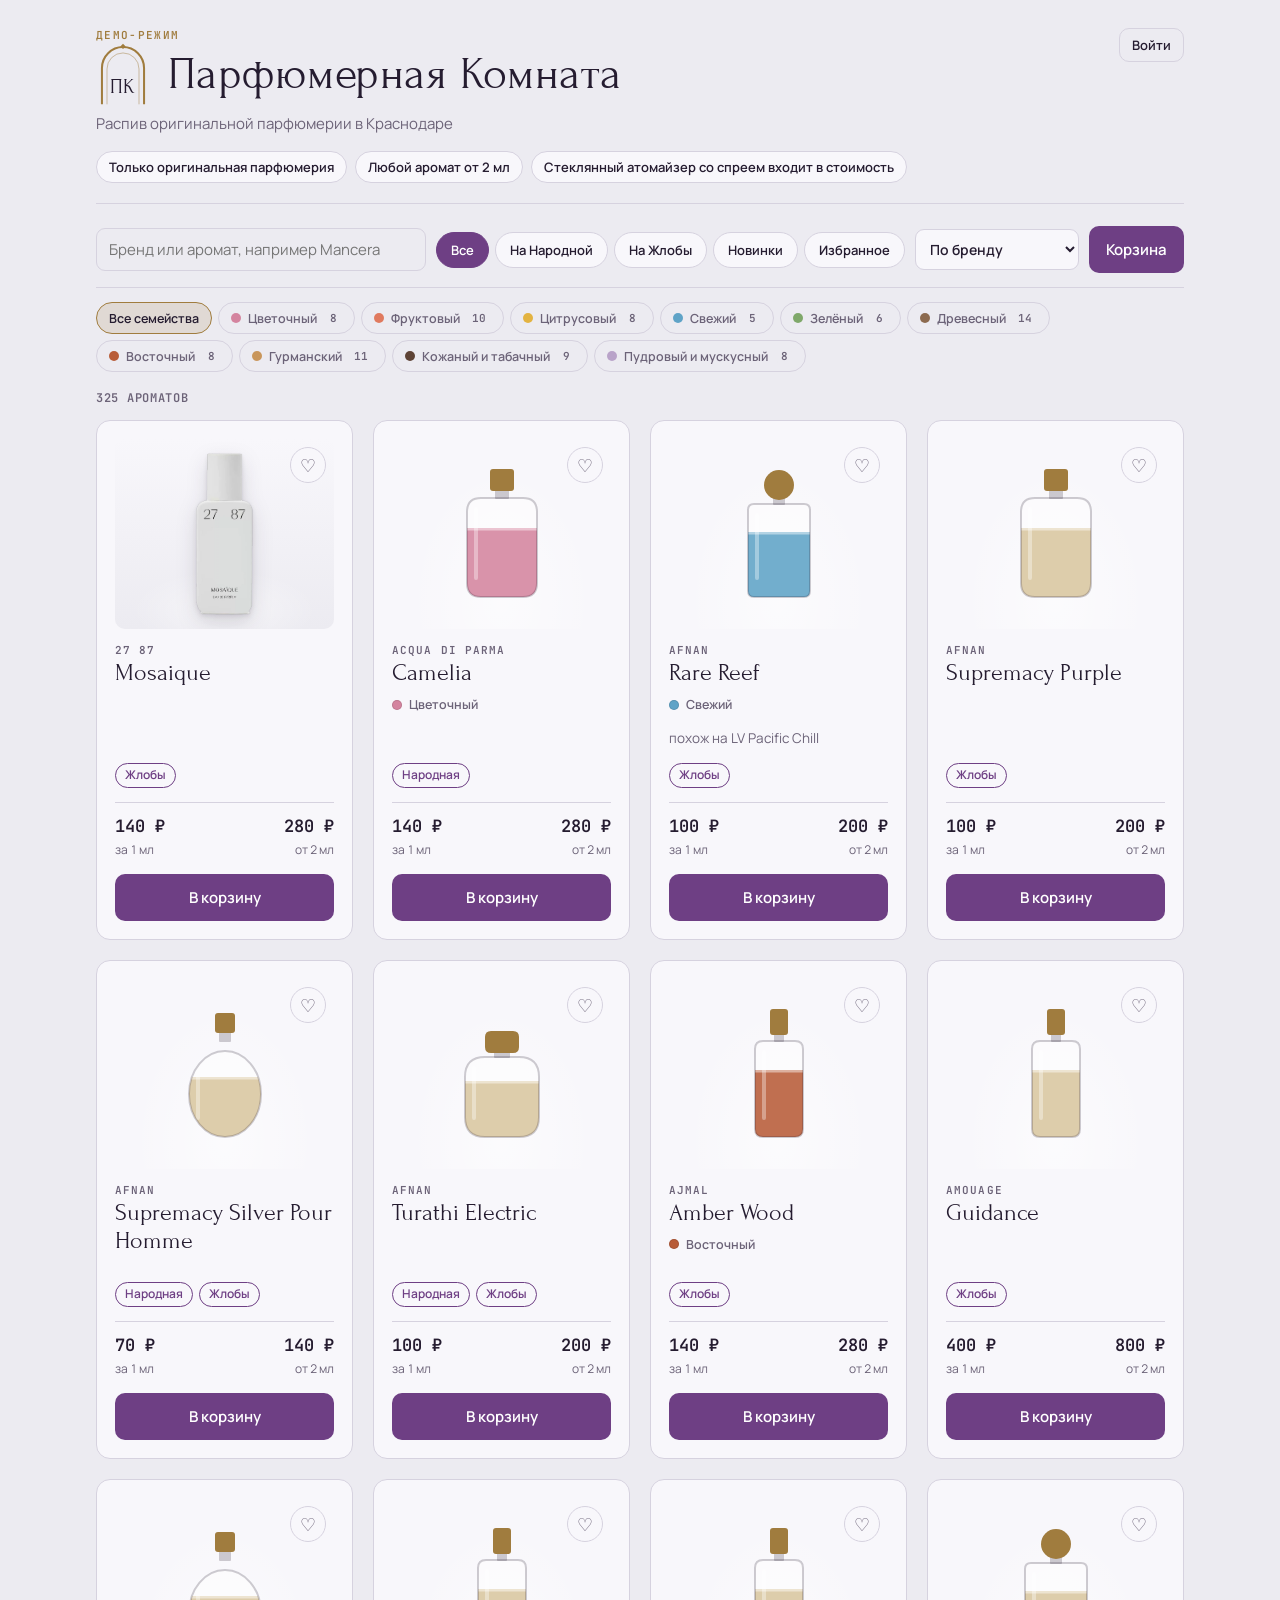
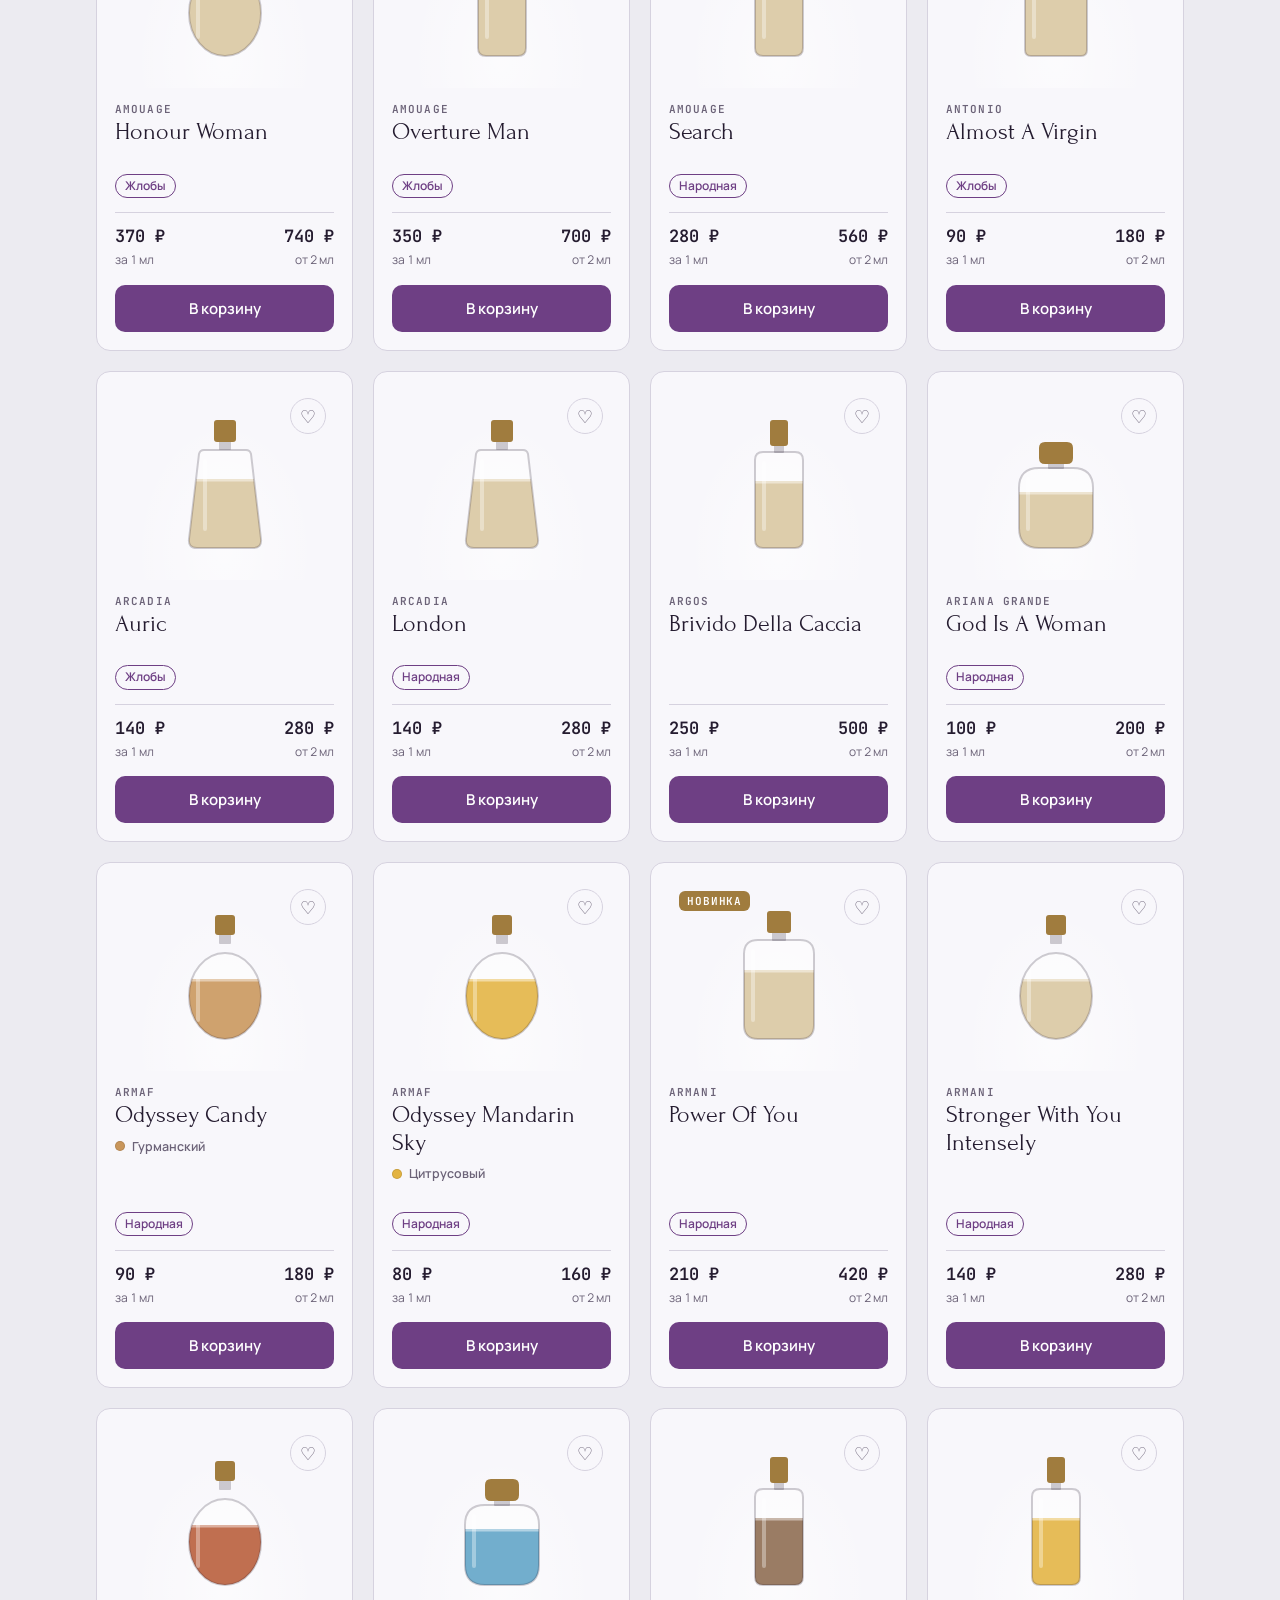
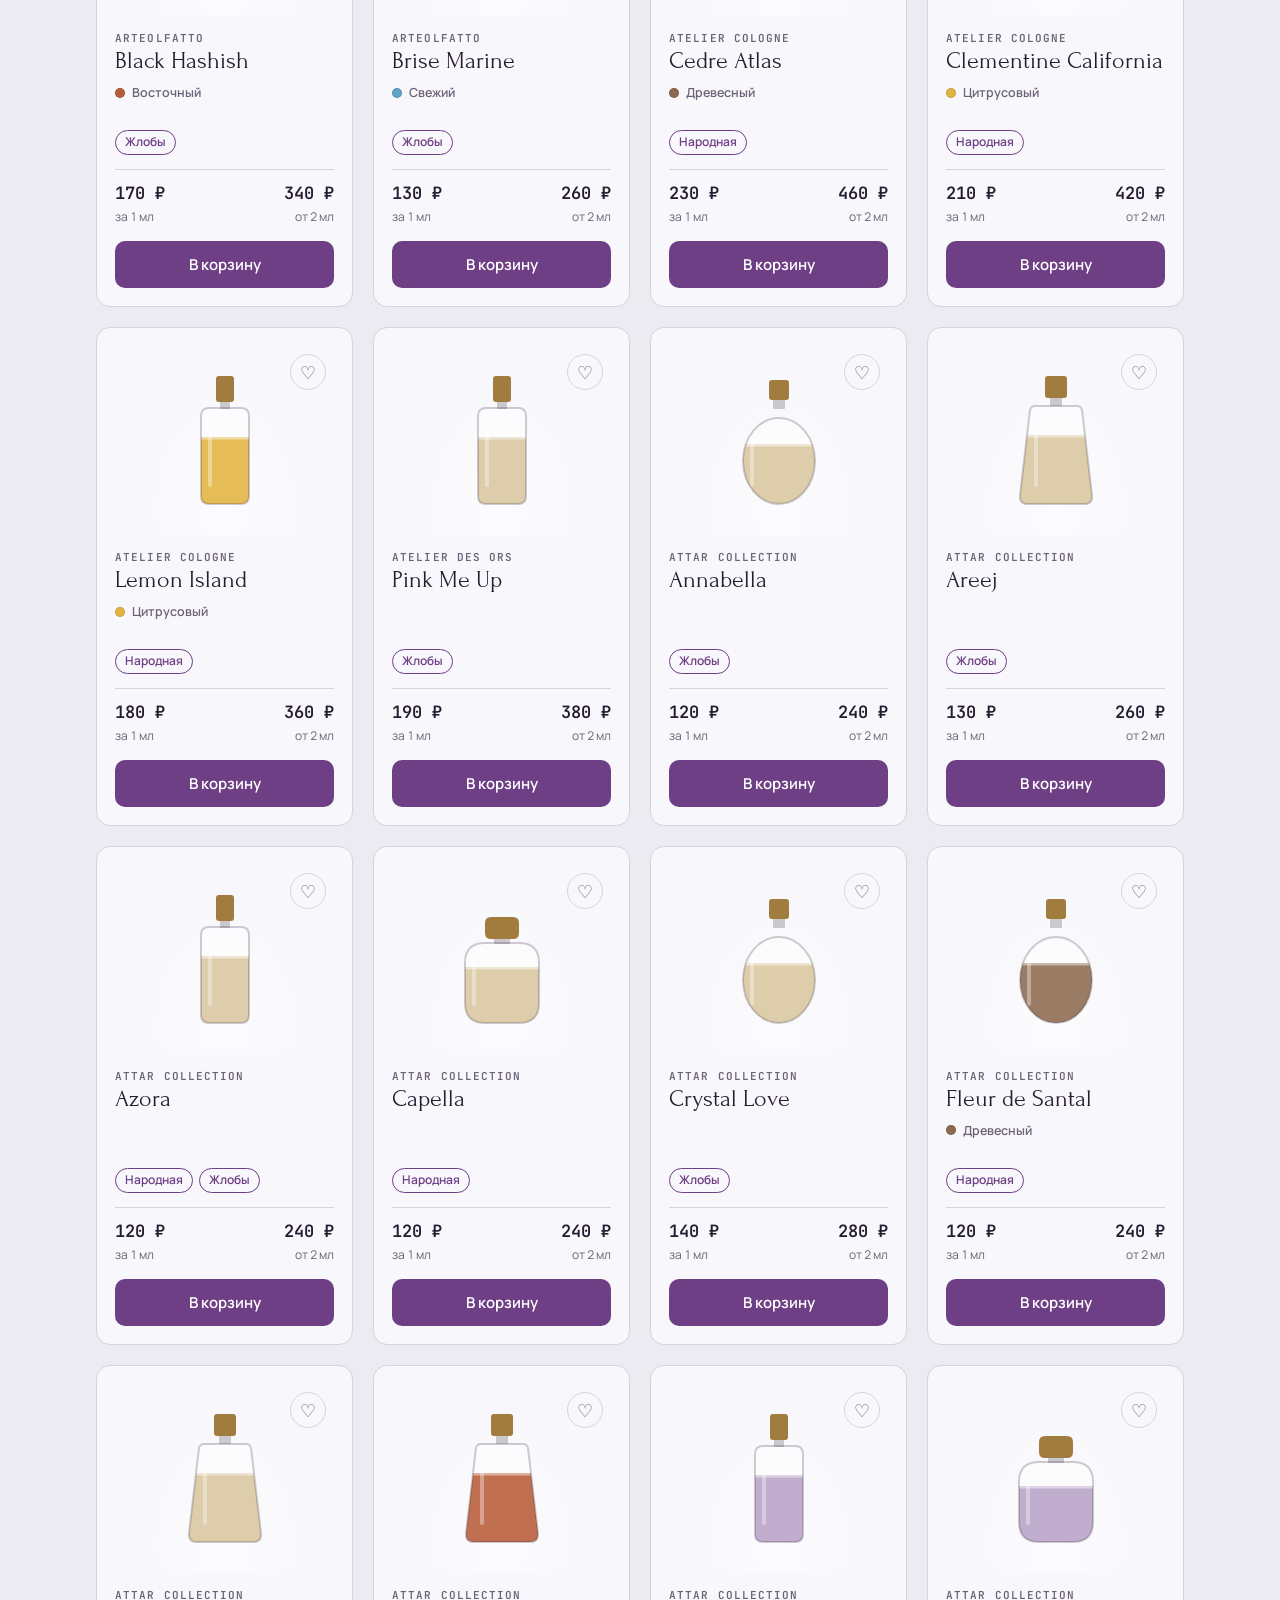
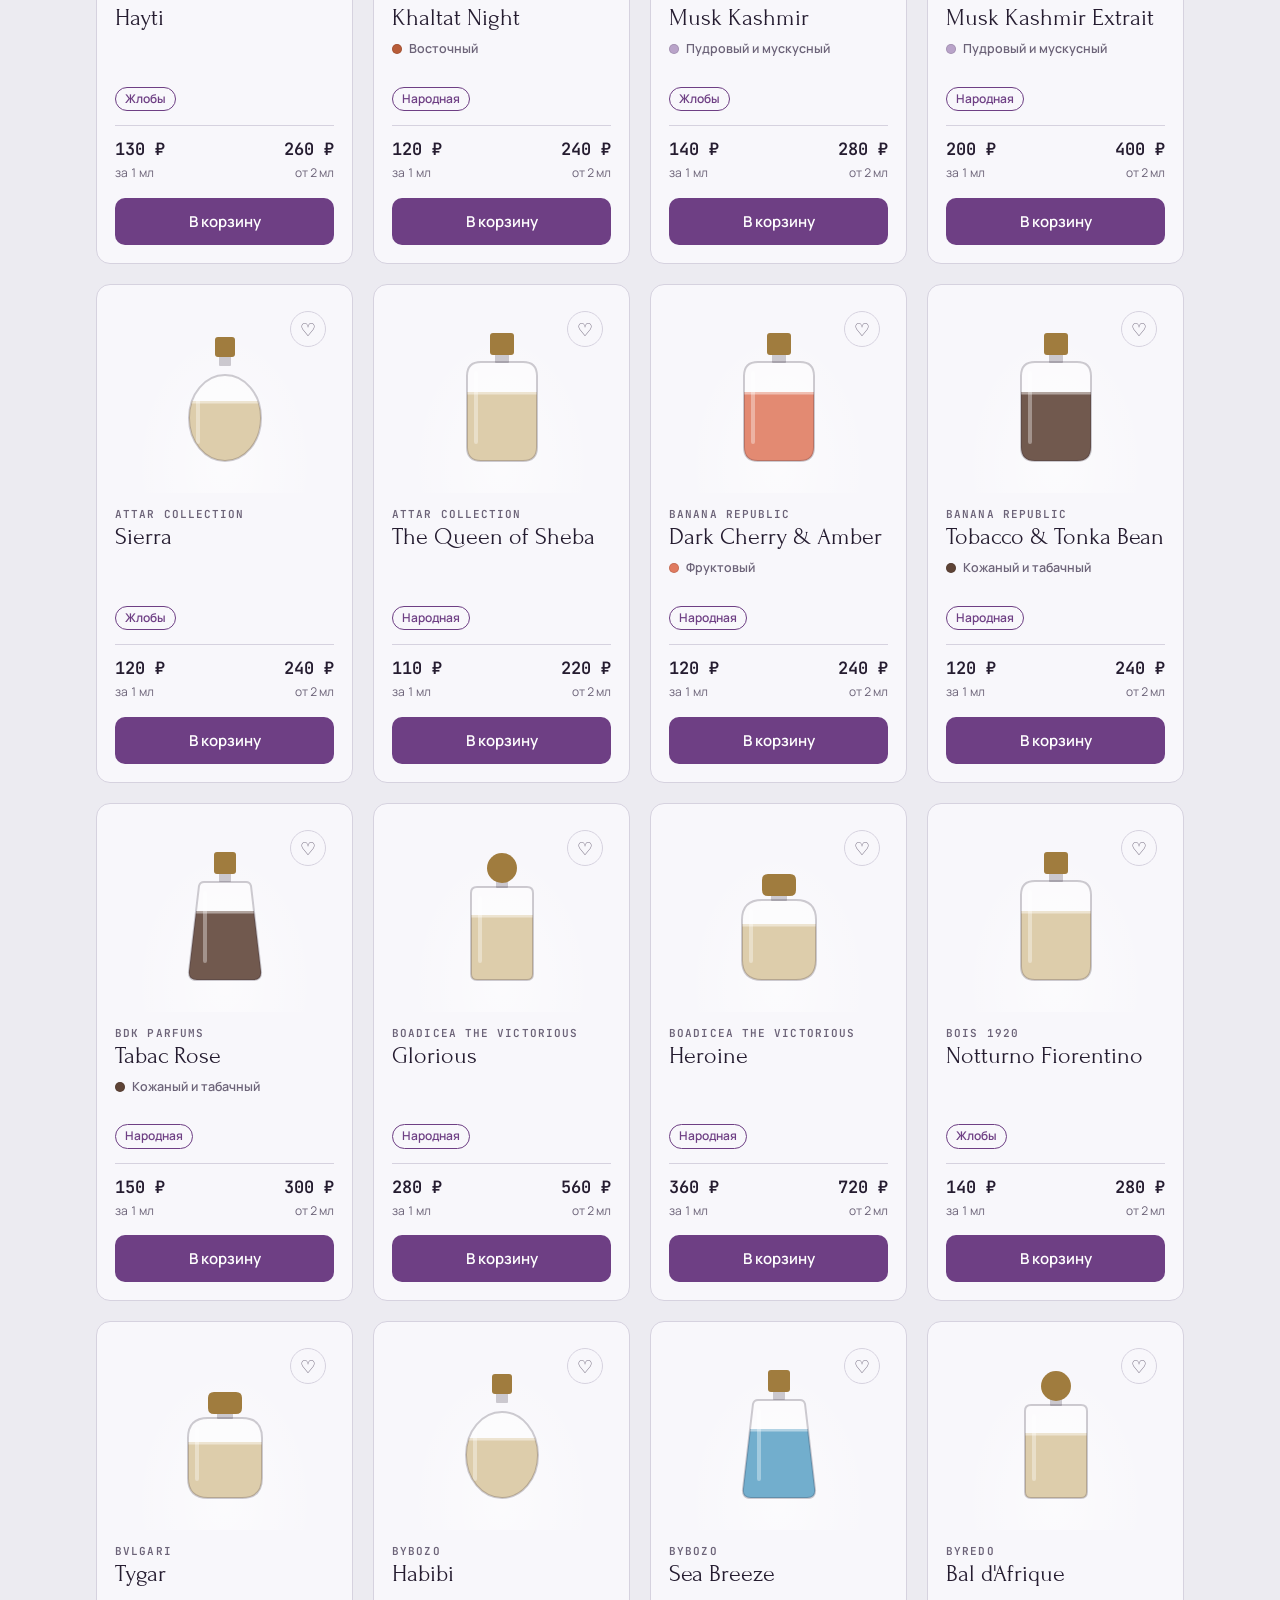
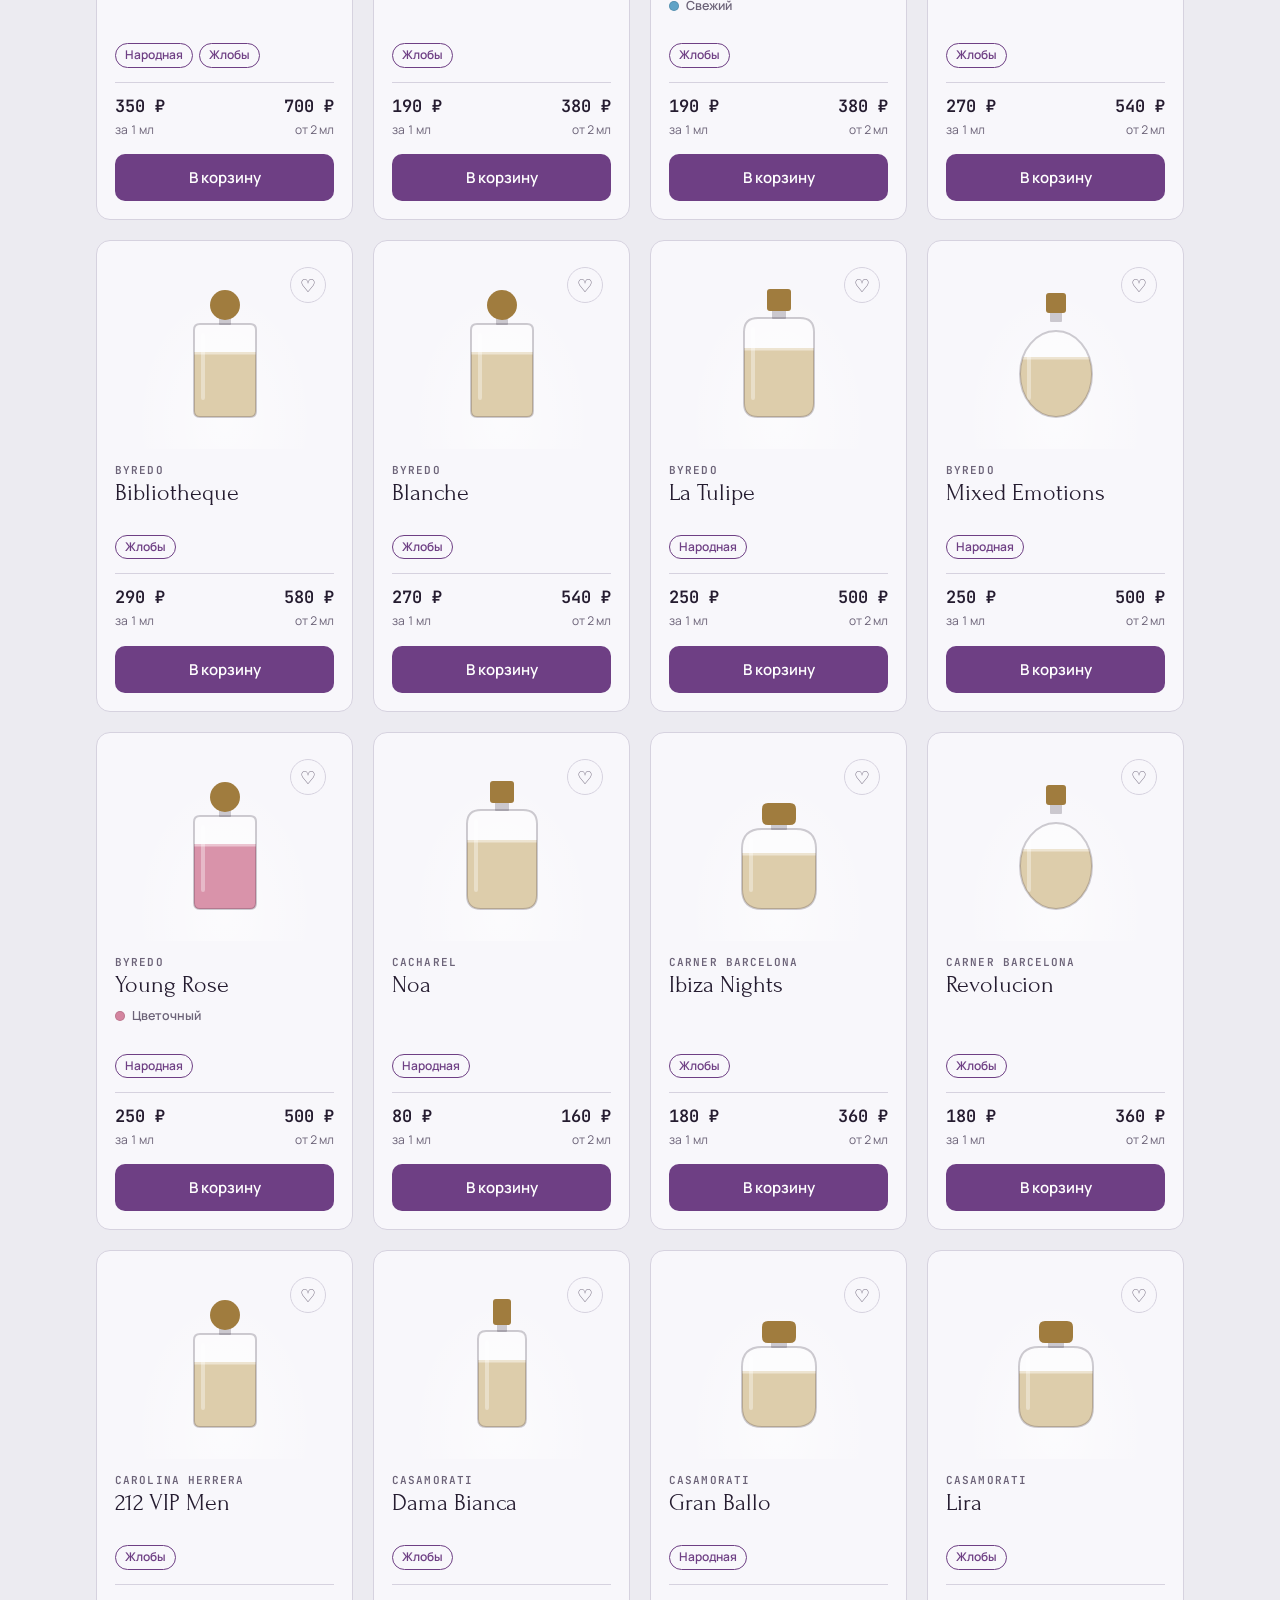
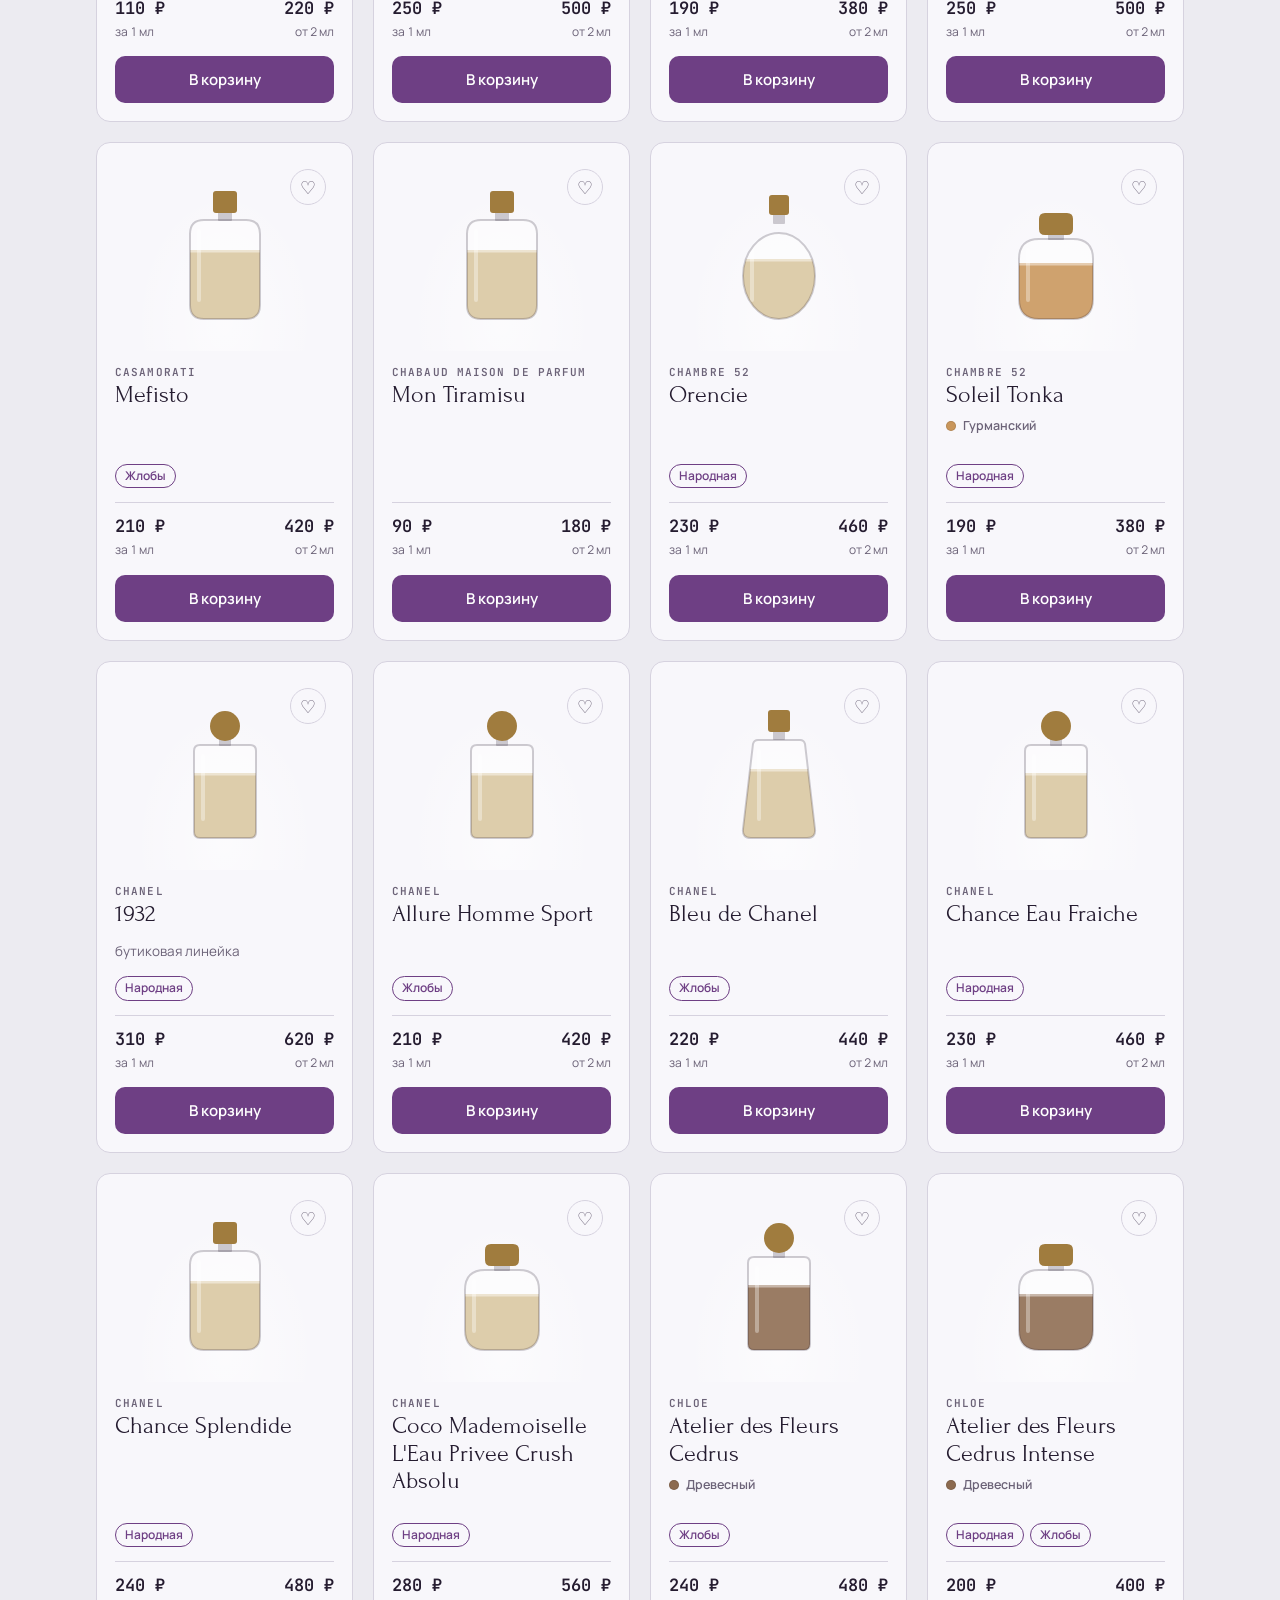
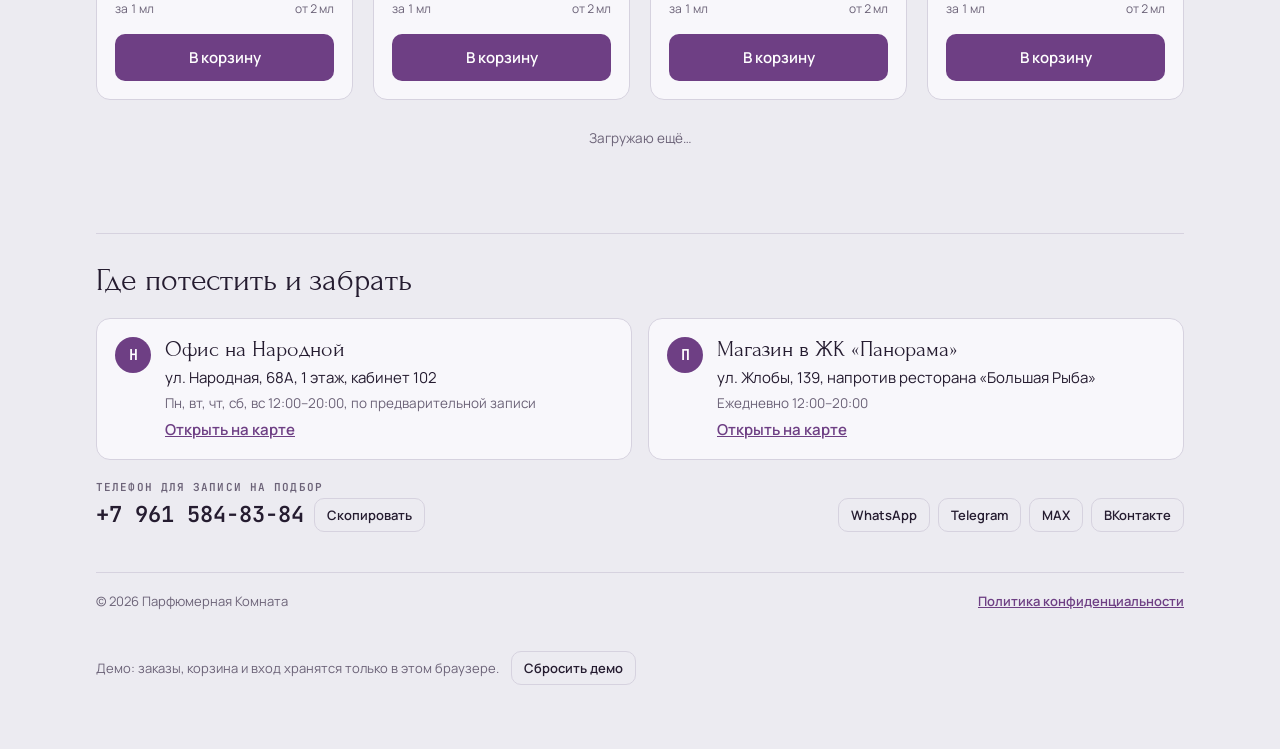
<file: index.html>
<!DOCTYPE html>
<html lang="ru">
<head>
<meta charset="utf-8">
<meta name="viewport" content="width=device-width, initial-scale=1">
<title>Парфюмерная Комната</title>
<meta name="description" content="Распив оригинальной парфюмерии в Краснодаре: любой аромат от 2 мл, атомайзер входит в стоимость.">
<meta name="theme-color" content="#ECEBF1" media="(prefers-color-scheme: light)">
<meta name="theme-color" content="#17131C" media="(prefers-color-scheme: dark)">
<link rel="icon" href="favicon.svg" type="image/svg+xml">
<link rel="apple-touch-icon" href="images/apple-touch-icon.png">
<!-- превью ссылки в мессенджерах и соцсетях; после публикации замени адрес на свой (см. README) -->
<meta property="og:type" content="website">
<meta property="og:locale" content="ru_RU">
<meta property="og:site_name" content="Парфюмерная Комната">
<meta property="og:title" content="Парфюмерная Комната — распив оригинальной парфюмерии в Краснодаре">
<meta property="og:description" content="Более 300 ароматов на распив от 2 мл и целыми флаконами. Атомайзер входит в стоимость, можно потестить на Народной и на Жлобы.">
<meta property="og:image" content="images/og.jpg">
<meta property="og:image:width" content="1200">
<meta property="og:image:height" content="630">
<meta name="twitter:card" content="summary_large_image">
<!-- для поисковиков: магазин, адреса, телефон -->
<script type="application/ld+json">
{"@context":"https://schema.org","@type":"Store","name":"Парфюмерная Комната",
 "description":"Распив оригинальной парфюмерии в Краснодаре",
 "telephone":"+7 961 584-83-84","priceRange":"₽₽","currenciesAccepted":"RUB",
 "image":"images/og.jpg",
 "sameAs":["https://t.me/irinaparfkrd","https://vk.ru/club212986895"],
 "department":[
  {"@type":"Store","name":"Офис на Народной","telephone":"+7 961 584-83-84",
   "address":{"@type":"PostalAddress","streetAddress":"ул. Народная, 68А, кабинет 102","addressLocality":"Краснодар","addressCountry":"RU"},
   "geo":{"@type":"GeoCoordinates","latitude":45.1068173,"longitude":38.9388418},
   "openingHours":"Mo,Tu,Th,Sa,Su 12:00-20:00"},
  {"@type":"Store","name":"Магазин в ЖК «Панорама»","telephone":"+7 961 584-83-84",
   "address":{"@type":"PostalAddress","streetAddress":"ул. Жлобы, 139","addressLocality":"Краснодар","addressCountry":"RU"},
   "geo":{"@type":"GeoCoordinates","latitude":45.0458478,"longitude":39.0308008},
   "openingHours":"Mo-Su 12:00-20:00"}]}
</script>
<link rel="preconnect" href="https://fonts.googleapis.com">
<link rel="stylesheet" href="https://fonts.googleapis.com/css2?family=Forum&family=Manrope:wght@400;500;600;700&family=JetBrains+Mono:wght@400;600&display=swap">
<link rel="stylesheet" href="styles.css">
</head>
<body>
<div class="wrap">
  <header class="hero">
    <div class="hero-top">
      <div>
        <div class="badge" id="demoBadge" hidden>Демо-режим</div>
        <div class="brand"><svg class="mark" viewBox="0 0 64 76" aria-hidden="true"><path d="M7 74V31a25 25 0 0 1 50 0v43" fill="none" stroke="currentColor" stroke-width="2.4"/><path d="M13 74V32a19 19 0 0 1 38 0v42" fill="none" stroke="currentColor" stroke-width="1" opacity=".55"/><path d="M32 2l3.2 3.2L32 8.4l-3.2-3.2z" fill="currentColor"/><text x="32" y="60" text-anchor="middle" font-family="Forum, Georgia, serif" font-size="25" fill="var(--fg)" letter-spacing=".5">ПК</text></svg><h1 id="shopName">Парфюмерная Комната</h1></div>
        <p class="sub" id="tagline"></p>
      </div>
      <button class="btn ghost small" id="accountBtn" type="button">Войти</button>
    </div>
    <ul class="facts" id="facts"></ul>
  </header>

  <div class="toolbar" role="search">
    <label class="search"><span class="sr">Поиск</span>
      <input id="q" type="search" placeholder="Бренд или аромат, например Mancera" autocomplete="off">
    </label>
    <div class="chips" id="chips" role="group" aria-label="Фильтр">
      <button type="button" data-f="all" aria-pressed="true">Все</button>
      <button type="button" data-f="Н" aria-pressed="false">На Народной</button>
      <button type="button" data-f="П" aria-pressed="false">На Жлобы</button>
      <button type="button" data-f="new" aria-pressed="false">Новинки</button>
      <button type="button" data-f="fav" aria-pressed="false">Избранное <span class="mini" id="favCount" hidden></span></button>
    </div>
    <label class="sort"><span class="sr">Сортировка</span>
      <select id="sort">
        <option value="house">По бренду</option>
        <option value="cheap">Сначала дешевле</option>
        <option value="dear">Сначала дороже</option>
      </select>
    </label>
    <button class="btn cart-btn" id="cartBtn" type="button">Корзина <span class="cnt" id="cartCount" hidden>0</span></button>
  </div>
  <div class="tagrow famrow" id="famRow" role="group" aria-label="Семейство аромата" hidden></div>
  <div class="tagrow" id="tagRow" role="group" aria-label="Ноты и тип" hidden></div>
  <div class="countbar">
    <p class="count" id="count" aria-live="polite"></p>
    <div class="viewsw" id="viewSw" role="group" aria-label="Вид каталога">
      <button type="button" data-v="compact" aria-label="Две колонки"><svg viewBox="0 0 20 20" width="18" height="18" aria-hidden="true"><rect x="2" y="2" width="7" height="7" rx="1.6"/><rect x="11" y="2" width="7" height="7" rx="1.6"/><rect x="2" y="11" width="7" height="7" rx="1.6"/><rect x="11" y="11" width="7" height="7" rx="1.6"/></svg></button>
      <button type="button" data-v="large" aria-label="Крупные карточки"><svg viewBox="0 0 20 20" width="18" height="18" aria-hidden="true"><rect x="3" y="2" width="14" height="16" rx="2"/></svg></button>
    </div>
  </div>

  <main><div class="grid" id="grid"><p class="empty">Загружаю ароматы…</p></div>
    <div class="more" id="more" hidden><span class="notes">Загружаю ещё…</span></div></main>

  <section class="contacts" id="contacts" aria-labelledby="c-title">
    <h2 id="c-title">Где потестить и забрать</h2>
    <div class="places" id="places"></div>
    <div class="reach">
      <div><div class="house">Телефон для записи на подбор</div>
        <div class="phone"><span id="phone"></span><button class="btn ghost small" id="copyPhone" type="button">Скопировать</button></div></div>
      <div class="links" id="links"></div>
    </div>
  </section>

  <footer class="site-foot">
    <span id="copy"></span>
    <a href="privacy.html">Политика конфиденциальности</a>
  </footer>
  <footer id="demoFooter" hidden>
    <span>Демо: заказы, корзина и вход хранятся только в этом браузере.</span>
    <button class="btn ghost small" id="reset" type="button">Сбросить демо</button>
  </footer>
</div>

<!-- карточка товара: выбор объёма и добавление в корзину -->
<div class="veil" id="veil" hidden>
  <form class="sheet" id="orderForm" novalidate role="dialog" aria-modal="true" aria-labelledby="o-name">
    <button class="x" type="button" id="o-cancel" aria-label="Закрыть">×</button>
    <div class="o-stage" id="o-stage"></div>
    <div class="o-head">
      <div class="house" id="o-house"></div><h2 id="o-name"></h2><p class="notes" id="o-desc"></p>
      <div class="o-tags" id="o-tags"></div>
      <div class="o-meta"><div id="o-loc" class="locs"></div>
        <div class="o-acts"><button class="iconbtn" type="button" id="o-fav" aria-pressed="false">♡ <span>В избранное</span></button>
          <button class="iconbtn" type="button" id="o-share">↗ <span>Поделиться</span></button></div></div>
    </div>
    <div class="seg" id="segWrap">
      <button type="button" id="m-ml" aria-pressed="true">На распив</button>
      <button type="button" id="m-full" aria-pressed="false">Полный флакон</button>
    </div>
    <div id="mlWrap">
      <label for="o-ml">Сколько миллилитров</label>
      <div class="qty">
        <div class="presets" id="presets"></div>
        <input id="o-ml" type="number" min="2" step="1" value="5" inputmode="numeric">
      </div>
    </div>
    <div class="total"><span id="o-hint" class="notes"></span><b id="o-total"></b></div>
    <p class="err" id="o-err"></p>
    <button class="btn" type="submit" id="o-submit">Добавить в корзину</button>
    <div class="related" id="o-rel" hidden><div class="house" id="o-rel-title"></div><div class="rel-list" id="o-rel-list"></div></div>
  </form>
</div>

<!-- боковая панель: корзина, вход, мои заказы -->
<div class="drawer-veil" id="dVeil" hidden>
  <aside class="drawer" id="drawer" role="dialog" aria-modal="true" aria-labelledby="d-title">
    <div class="d-head"><h2 id="d-title">Корзина</h2><button class="x" type="button" id="d-close" aria-label="Закрыть">×</button></div>

    <section id="v-cart" class="d-body">
      <div id="cartLines"></div>
      <div class="d-foot" id="cartFoot">
        <div class="total"><span class="notes">Итого, атомайзеры включены</span><b id="cartTotal"></b></div>
        <div id="pickWrap" class="pick" hidden><div class="house">Где заберёшь заказ</div><div class="pick-list" id="pickList" role="radiogroup" aria-label="Пункт выдачи"></div></div>
        <div id="checkoutWho" class="notes"></div>
        <label id="nameWrap" hidden>Как к тебе обращаться<input id="c-name" autocomplete="name"></label>
        <p class="err" id="c-err"></p>
        <button class="btn" type="button" id="checkout">Оформить заказ</button>
      </div>
    </section>

    <section id="v-auth" class="d-body" hidden>
      <p class="notes" id="authWhy">Войди по номеру телефона, чтобы оформить заказ и видеть историю заказов.</p>
      <form id="phoneForm" class="stack" novalidate>
        <label>Номер телефона<input id="a-phone" type="tel" autocomplete="tel" placeholder="+7 (900) 000-00-00" inputmode="tel"></label>
        <label class="check"><input type="checkbox" id="a-agree">
          <span>Согласен на <a href="privacy.html#consent" target="_blank" rel="noopener">обработку персональных данных</a> и принимаю <a href="privacy.html" target="_blank" rel="noopener">политику конфиденциальности</a></span></label>
        <button class="btn" type="submit" id="a-send">Получить код</button>
      </form>
      <form id="codeForm" class="stack" novalidate hidden>
        <p class="notes" id="codeSent"></p>
        <label>Код из SMS<input id="a-code" inputmode="numeric" autocomplete="one-time-code" maxlength="6"></label>
        <p class="hint" id="demoHint" hidden>Демо-режим: SMS не отправляется, код <b>1234</b>.</p>
        <button class="btn" type="submit" id="a-verify">Войти</button>
        <button class="linkbtn" type="button" id="a-back">Изменить номер</button>
      </form>
      <p class="err" id="a-err"></p>
    </section>

    <section id="v-orders" class="d-body" hidden>
      <div class="me"><div><div class="house">Ты вошёл как</div><b id="mePhone"></b></div>
        <button class="btn ghost small" type="button" id="logout">Выйти</button></div>
      <div id="myOrders"></div>
    </section>

    <section id="v-done" class="d-body" hidden>
      <div class="done">
        <div class="done-mark" aria-hidden="true">✓</div>
        <h3 id="doneTitle">Заказ принят</h3>
        <p class="notes" id="doneWhere"></p>
        <p class="notes">Мы свяжемся с тобой по телефону, когда заказ будет готов. Статус можно смотреть в разделе «Мои заказы».</p>
        <button class="btn" type="button" id="toOrders">Мои заказы</button>
      </div>
    </section>
  </aside>
</div>
<div class="toast" id="toast" hidden></div>
<div class="cookie" id="cookie" hidden role="region" aria-label="Уведомление о cookie">
  <span>Мы используем cookie и Яндекс Метрику, чтобы понимать, как улучшить сайт. <a href="privacy.html">Подробнее</a></span>
  <button class="btn small" type="button" id="cookieOk">Понятно</button>
</div>

<script src="config.js"></script>
<script>
// В рабочем режиме каталог берётся из базы, поэтому демо-прайс (data/catalog.js, ~200 КБ) не грузим.
// В демо-режиме не нужна библиотека Supabase.
(c => document.write(c.SUPABASE_URL && c.SUPABASE_KEY
  ? '<script src="https://cdn.jsdelivr.net/npm/@supabase/supabase-js@2.45.4/dist/umd/supabase.js"><\/script>'
  : '<script src="data/catalog.js"><\/script>'))(window.APP_CONFIG || {});
</script>
<script src="store.js"></script>
<script>
const $ = id => document.getElementById(id);
const SHOP = APP_CONFIG.SHOP || {};
const LOCS = SHOP.locations || {};
const calm = matchMedia("(prefers-reduced-motion: reduce)");
let items = [], cur = null, full = false, filter = "all", tag = "", fam = "", me = null;
const LS = {
  get(k, d) { try { const v = JSON.parse(localStorage.getItem(k)); return v ?? d; } catch (e) { return d; } },
  set(k, v) { try { localStorage.setItem(k, JSON.stringify(v)); } catch (e) {} }
};

// ---------- шапка и контакты из config.js ----------
$("shopName").textContent = SHOP.name || "Распив духов";
document.title = SHOP.name || document.title;
$("tagline").textContent = SHOP.tagline || "";
$("facts").innerHTML = (SHOP.notes || []).map(n => `<li>${esc(n)}</li>`).join("");
$("places").innerHTML = Object.entries(LOCS).map(([k, l]) => `
  <article class="place"><span class="pin">${esc(k)}</span>
    <div><h3>${esc(l.title)}</h3><p>${esc(l.address)}</p><p class="notes">${esc(l.hours)}</p>
    ${l.map ? `<a href="${esc(l.map)}" target="_blank" rel="noopener">Открыть на карте</a>` : ""}</div></article>`).join("");
$("phone").textContent = SHOP.phone || "";
$("copy").textContent = `© ${new Date().getFullYear()} ${SHOP.name || ""}`;
const LINK_NAMES = { whatsapp: "WhatsApp", telegram: "Telegram", max: "MAX", vk: "ВКонтакте" };
$("links").innerHTML = Object.entries(SHOP.links || {}).map(([k, u]) =>
  `<a class="btn ghost small" href="${esc(u)}" target="_blank" rel="noopener">${LINK_NAMES[k] || k}</a>`).join("");
$("copyPhone").onclick = async () => {
  try { await navigator.clipboard.writeText(SHOP.phone); toast("Номер скопирован"); }
  catch (e) { getSelection().selectAllChildren($("phone")); }
};
$("demoBadge").hidden = $("demoFooter").hidden = Store.live;
if (innerWidth < 420) $("q").placeholder = "Бренд или аромат";
$("demoHint").hidden = Store.live;

// ---------- каталог ----------
const locBadges = loc => [...(loc || "")].filter(k => LOCS[k]).map(k =>
  `<span class="loc" title="${esc(LOCS[k].address)}">${k === "Н" ? "Народная" : "Жлобы"}</span>`).join("");
const isNew = p => !!p.is_new || /новинка/i.test(p.description || "");
const descOf = p => (p.description || "").replace(/новинка\s*\d*/i, "").trim().replace(/^[,;\s]+|[,;\s]+$/g, "");
const title = p => `${p.house} ${p.name}`;
const tagsOf = p => Array.isArray(p.tags) ? p.tags : [];
// адрес аромата: #mancera-red-tobacco, по нему открывается карточка
const slugOf = p => title(p).normalize("NFKD").replace(/[\u0300-\u036f]/g, "").toLowerCase().replace(/[^a-z0-9а-яё]+/g, "-").replace(/^-|-$/g, "") || String(p.id);

// ---------- избранное (хранится в браузере) ----------
let favs = new Set(LS.get("perfume-favs", []));
function toggleFav(id) {
  id = String(id);
  favs.has(id) ? favs.delete(id) : favs.add(id);
  LS.set("perfume-favs", [...favs]); drawFavCount();
  refreshCard(id);
  if (cur && String(cur.id) === id) drawSheetFav();
  if (filter === "fav") draw(true);
  return favs.has(id);
}
function drawFavCount() { const n = [...favs].filter(id => byId(id)).length; $("favCount").textContent = n; $("favCount").hidden = !n; }

// ---------- флакон без фото: один из шести силуэтов, цвет по семейству, уровень по остатку ----------
const famOf = p => FAMILIES[(p.family || "").toLowerCase()] || null;
const famColor = p => (famOf(p) || {}).color || NO_FAMILY_COLOR;
// скруглённый прямоугольник как путь (нужен для обрезки «жидкости» по форме стекла)
const rr = (x, y, w, h, r) => `M${x + r} ${y}H${x + w - r}Q${x + w} ${y} ${x + w} ${y + r}V${y + h - r}Q${x + w} ${y + h} ${x + w - r} ${y + h}H${x + r}Q${x} ${y + h} ${x} ${y + h - r}V${y + r}Q${x} ${y} ${x + r} ${y}Z`;
// холст 78×130; top/bottom — где у стекла верх и низ, чтобы посчитать уровень
const SHAPES = [
  { cap: rr(27, 0, 24, 22, 3), neck: rr(32, 21, 14, 9, 1), body: rr(4, 29, 70, 99, 14), top: 29, left: 4 },        // классический
  { cap: rr(29, 4, 20, 20, 3), neck: rr(33, 23, 12, 10, 1), body: "M3 85a36 43 0 1 0 72 0a36 43 0 1 0 -72 0Z", top: 42, left: 3 }, // круглый
  { cap: rr(30, 0, 18, 26, 3), neck: rr(34, 25, 10, 8, 1), body: rr(15, 32, 48, 96, 8), top: 32, left: 15 },       // высокий
  { cap: rr(22, 22, 34, 22, 6), neck: rr(31, 43, 16, 6, 1), body: rr(2, 48, 74, 80, 20), top: 48, left: 2 },       // приземистый
  { cap: rr(28, 0, 22, 22, 3), neck: rr(33, 21, 12, 9, 1), body: "M18 30H60Q64 30 65 34L75 119Q76 128 67 128H11Q2 128 3 119L13 34Q14 30 18 30Z", top: 30, left: 10 }, // трапеция
  { cap: "M24 16a15 15 0 1 0 30 0a15 15 0 1 0 -30 0Z", neck: rr(33, 29, 12, 7, 1), body: rr(8, 35, 62, 93, 6), top: 35, left: 8 } // крышка-шар
];
const hashStr = s => [...String(s)].reduce((h, c) => (h * 31 + c.charCodeAt(0)) >>> 0, 7);
function bottle(p, lazy = true) {
  if (p.photo_url) return `<img class="photo" src="${esc(p.photo_url)}" alt="${esc(title(p))}"${lazy ? ' loading="lazy"' : ""}>`;
  const pct = p.ml_left != null && p.bottle_volume ? Math.max(0, Math.min(100, p.ml_left / p.bottle_volume * 100)) : 70;
  const k = hashStr(p.house + "|" + p.name) % SHAPES.length, s = SHAPES[k];
  const y = Math.round(128 - (128 - s.top) * pct / 100);
  return `<div class="bottle" aria-hidden="true"><svg viewBox="0 0 78 130" width="78" height="130">
    <defs><clipPath id="bc${k}"><path d="${s.body}"/></clipPath></defs>
    <path d="${s.body}" class="b-glass"/>
    <g clip-path="url(#bc${k})"><rect x="0" y="${y}" width="78" height="${130 - y}" fill="${esc(famColor(p))}" opacity=".88"/>
      <rect x="0" y="${y}" width="78" height="2.5" fill="#fff" opacity=".45"/>
      <rect x="${s.left + 7}" y="${s.top + 9}" width="4" height="${Math.max(10, 128 - s.top - 26)}" rx="2" fill="#fff" opacity=".35"/></g>
    <path d="${s.body}" class="b-edge"/>
    <path d="${s.neck}" class="b-neck"/><path d="${s.cap}" class="b-cap"/></svg></div>`;
}
const famChip = p => { const f = famOf(p); return f ? `<span class="fam"><i style="background:${esc(f.color)}"></i>${esc(f.label)}</span>` : ""; };
function stock(p) {
  if (p.ml_left == null) return "";
  if (p.ml_left <= 0) return `<div class="left sold">Закончился</div>`;
  const pct = p.bottle_volume ? Math.min(100, p.ml_left / p.bottle_volume * 100) : 100;
  return `<div><div class="left">Осталось ${p.ml_left}${p.bottle_volume ? " из " + p.bottle_volume : ""} мл</div><div class="gauge"><i style="width:${pct}%"></i></div></div>`;
}
function card(p) {
  const out = p.ml_left != null && p.ml_left < (p.min_ml || 1);
  const min = p.min_ml || 2;
  const inCart = cart.some(l => l.perfume_id === String(p.id));
  const fav = favs.has(String(p.id));
  return `<article class="card${out ? "" : " is-open"}" data-id="${esc(p.id)}" ${out ? "" : `data-open="${esc(p.id)}"`}>
    <div class="stage${p.photo_url ? " has-photo" : ""}">${bottle(p)}${isNew(p) ? `<span class="tag">Новинка</span>` : ""}
      <button class="fav" type="button" data-fav aria-pressed="${fav}" aria-label="${fav ? "Убрать из избранного" : "В избранное"}">${fav ? "♥" : "♡"}</button></div>
    <div><div class="house">${esc(p.house)}</div><h3 class="name">${out ? esc(p.name) : `<a href="#${esc(slugOf(p))}" tabindex="-1">${esc(p.name)}</a>`}</h3></div>
    ${famChip(p)}
    <p class="notes">${esc(descOf(p))}</p>
    ${stock(p)}
    <div class="locs">${locBadges(p.location)}</div>
    <div class="prices"><div><b>${fmtMoney(p.price_per_ml)}</b><span>за 1 мл</span></div>
      <div style="text-align:right"><b>${p.bottle_price ? fmtMoney(p.bottle_price) : fmtMoney(min * p.price_per_ml)}</b><span>${p.bottle_price ? "флакон " + p.bottle_volume + " мл" : "от " + min + " мл"}</span></div></div>
    <button class="btn${inCart ? " ghost" : ""}" type="button" data-buy ${out ? "disabled" : ""}>${out ? "Нет в наличии" : inCart ? "В корзине ✓" : "В корзину"}</button>
  </article>`;
}
const norm = s => String(s || "").toLowerCase().replace(/[’'`]/g, "'").replace(/ё/g, "е");
// ---------- вид каталога на телефоне: две колонки (по умолчанию) или крупные карточки ----------
let viewMode = LS.get("perfume-view", "compact");
function applyView() {
  $("grid").classList.toggle("compact", viewMode === "compact");
  $("viewSw").querySelectorAll("[data-v]").forEach(b => b.setAttribute("aria-pressed", b.dataset.v === viewMode));
}
$("viewSw").addEventListener("click", e => {
  const b = e.target.closest("[data-v]"); if (!b || b.dataset.v === viewMode) return;
  // держим в поле зрения ту же карточку, что была сверху, чтобы смена вида не уносила прокрутку
  const first = [...$("grid").children].find(c => c.getBoundingClientRect().bottom > 120);
  viewMode = b.dataset.v; LS.set("perfume-view", viewMode); applyView();
  if (first && scrollY > 300) first.scrollIntoView({ block: "start" }), scrollBy(0, -130);
  queueFill();
});
applyView();

// карточки рисуются порциями: сначала 36, остальные по мере прокрутки
const STEP = 36;
let view = [], shown = 0;
function passes(p) {
  if (filter === "new" && !isNew(p)) return false;
  if (filter === "fav" && !favs.has(String(p.id))) return false;
  if (filter === "Н" || filter === "П") { if (!(p.location || "").includes(filter)) return false; }
  if (tag && !tagsOf(p).includes(tag)) return false;
  if (fam && (p.family || "").toLowerCase() !== fam) return false;
  return true;
}
function draw(keep) {
  const q = norm($("q").value.trim());
  let list = items.filter(p => (!q || norm(title(p) + " " + tagsOf(p).join(" ") + " " + ((famOf(p) || {}).label || "")).includes(q)) && passes(p));
  const s = $("sort").value;
  if (s === "cheap") list = list.slice().sort((a, b) => a.price_per_ml - b.price_per_ml);
  if (s === "dear") list = list.slice().sort((a, b) => b.price_per_ml - a.price_per_ml);
  const n = list.length;
  $("count").textContent = `${n} ${n % 10 === 1 && n % 100 !== 11 ? "аромат" : (n % 10 >= 2 && n % 10 <= 4 && (n % 100 < 12 || n % 100 > 14)) ? "аромата" : "ароматов"}`;
  const want = keep ? Math.max(shown, STEP) : STEP;
  view = list; shown = 0;
  $("grid").innerHTML = n ? "" : filter === "fav" && !q && !tag
    ? `<p class="empty">В избранном пока пусто. Нажми ♡ на карточке аромата, чтобы сохранить его здесь.</p>`
    : `<p class="empty">Ничего не нашлось. Попробуй написать название по-другому или сбрось фильтр.</p>`;
  more(want); queueFill();
}
function more(k = STEP) {
  const next = view.slice(shown, shown + k);
  if (next.length) $("grid").insertAdjacentHTML("beforeend", next.map(card).join(""));
  shown += next.length;
  $("more").hidden = shown >= view.length;
}
// догружаем, пока до конца ленты меньше полутора экранов
let fillRaf = 0;
function fill() {
  fillRaf = 0;
  let guard = 20;
  while (shown < view.length && guard-- && $("more").getBoundingClientRect().top < innerHeight * 2.5) more();
}
const queueFill = () => { if (!fillRaf) fillRaf = requestAnimationFrame(fill); };
addEventListener("scroll", queueFill, { passive: true });
addEventListener("resize", queueFill);
// обновить одну карточку, не перерисовывая сетку (иначе прыгает прокрутка)
function refreshCard(id) {
  const el = $("grid").querySelector(`.card[data-id="${CSS.escape(String(id))}"]`), p = byId(id);
  if (el && p) el.outerHTML = card(p);
}
function drawFams() {
  const count = {};
  items.forEach(p => { const k = (p.family || "").toLowerCase(); if (FAMILIES[k]) count[k] = (count[k] || 0) + 1; });
  const list = Object.keys(FAMILIES).filter(k => count[k]);
  $("famRow").hidden = !list.length;
  if (fam && !count[fam]) fam = "";
  $("famRow").innerHTML = list.length ? `<button type="button" data-fam="" aria-pressed="${!fam}">Все семейства</button>` +
    list.map(k => `<button type="button" data-fam="${esc(k)}" aria-pressed="${k === fam}"><i style="background:${FAMILIES[k].color}"></i>${esc(FAMILIES[k].label)} <span class="mini">${count[k]}</span></button>`).join("") : "";
}
$("famRow").addEventListener("click", e => {
  const b = e.target.closest("[data-fam]"); if (!b) return;
  fam = b.dataset.fam;
  $("famRow").querySelectorAll("button").forEach(x => x.setAttribute("aria-pressed", x === b));
  draw();
});
function drawTags() {
  const count = {};
  items.forEach(p => tagsOf(p).forEach(t => count[t] = (count[t] || 0) + 1));
  const list = Object.keys(count).sort((a, b) => count[b] - count[a] || a.localeCompare(b, "ru"));
  $("tagRow").hidden = !list.length;
  if (tag && !count[tag]) tag = "";
  $("tagRow").innerHTML = list.length ? `<button type="button" data-tag="" aria-pressed="${!tag}">Все ноты</button>` +
    list.map(t => `<button type="button" data-tag="${esc(t)}" aria-pressed="${t === tag}">${esc(t)}</button>`).join("") : "";
}
$("tagRow").addEventListener("click", e => {
  const b = e.target.closest("[data-tag]"); if (!b) return;
  tag = b.dataset.tag;
  $("tagRow").querySelectorAll("button").forEach(x => x.setAttribute("aria-pressed", x === b));
  draw();
});
async function load() {
  try { items = await Store.list(); }
  catch (e) { $("grid").innerHTML = `<p class="empty">Не удалось загрузить каталог: ${esc(e.message)}</p>`; return; }
  cart = cart.filter(l => items.some(p => String(p.id) === l.perfume_id));
  saveCart(); drawFams(); drawTags(); drawFavCount(); draw(loaded); loaded = true; seoCatalog();
  if (!$("dVeil").hidden && !$("v-cart").hidden) drawCart();
  openFromHash();
}
let loaded = false;

// ---------- разметка для поисковиков: список ароматов с ценой за 1 мл ----------
function seoCatalog() {
  let el = document.getElementById("ld-catalog");
  if (!el) { el = document.createElement("script"); el.type = "application/ld+json"; el.id = "ld-catalog"; document.head.append(el); }
  const base = location.href.split("#")[0];
  el.textContent = JSON.stringify({
    "@context": "https://schema.org", "@type": "ItemList", name: "Ароматы на распив",
    itemListElement: items.map((p, i) => ({
      "@type": "ListItem", position: i + 1,
      item: {
        "@type": "Product", name: title(p), brand: { "@type": "Brand", name: p.house }, url: base + "#" + slugOf(p),
        ...(descOf(p) ? { description: descOf(p) } : {}),
        ...(p.photo_url ? { image: new URL(p.photo_url, base).href } : {}),
        offers: {
          "@type": "Offer", priceCurrency: "RUB", price: (p.min_ml || 2) * p.price_per_ml,
          availability: p.ml_left != null && p.ml_left < (p.min_ml || 1) ? "https://schema.org/OutOfStock" : "https://schema.org/InStock",
          priceSpecification: { "@type": "UnitPriceSpecification", price: p.price_per_ml, priceCurrency: "RUB",
            referenceQuantity: { "@type": "QuantitativeValue", value: 1, unitCode: "MLT" } }
        }
      }
    }))
  });
}
let qt; $("q").addEventListener("input", () => { clearTimeout(qt); qt = setTimeout(draw, 120); });
$("sort").onchange = draw;
$("chips").addEventListener("click", e => {
  const b = e.target.closest("[data-f]"); if (!b) return;
  filter = b.dataset.f;
  $("chips").querySelectorAll("button").forEach(x => x.setAttribute("aria-pressed", x === b));
  draw();
});

// ---------- корзина (хранится в браузере покупателя) ----------
let cart = [];
try { cart = JSON.parse(localStorage.getItem("perfume-cart")) || []; } catch (e) {}
function saveCart() {
  try { localStorage.setItem("perfume-cart", JSON.stringify(cart)); } catch (e) {}
  const n = cart.length;
  $("cartCount").textContent = n; $("cartCount").hidden = !n;
}
const byId = id => items.find(p => String(p.id) === String(id));
const linePrice = l => { const p = byId(l.perfume_id); return !p ? 0 : l.full_bottle ? p.bottle_price : l.ml * p.price_per_ml; };
function addToCart(p, ml, isFull) {
  const id = String(p.id);
  const ex = cart.find(l => l.perfume_id === id && !!l.full_bottle === isFull);
  if (ex && !isFull) ex.ml = ml; else if (!ex) cart.push({ perfume_id: id, ml: isFull ? p.bottle_volume : ml, full_bottle: isFull });
  saveCart(); refreshCard(id);
}
function drawCart() {
  if (!cart.length) {
    $("cartLines").innerHTML = `<div class="empty-cart"><p>Корзина пока пустая.</p><p class="notes">Нажми на любой аромат, выбери объём и добавь его сюда.</p>
      <button class="btn ghost" type="button" data-close-drawer style="margin-top:14px">К ароматам</button></div>`;
    $("cartFoot").hidden = true; return;
  }
  $("cartFoot").hidden = false;
  $("cartLines").innerHTML = cart.map((l, i) => {
    const p = byId(l.perfume_id); if (!p) return "";
    return `<div class="line" data-i="${i}">
      <div class="line-pic${p.photo_url ? " has-photo" : ""}">${bottle(p, false)}</div>
      <div class="line-info"><div class="house">${esc(p.house)}</div><b>${esc(p.name)}</b>
        ${l.full_bottle ? `<span class="notes">Флакон ${p.bottle_volume} мл</span>` :
          `<div class="stepper"><button type="button" data-step="-1" aria-label="Меньше">−</button>
            <input type="number" min="${p.min_ml || 2}" step="1" value="${l.ml}" data-ml aria-label="Миллилитров">
            <span>мл</span><button type="button" data-step="1" aria-label="Больше">+</button></div>`}</div>
      <div class="line-end"><b>${fmtMoney(linePrice(l))}</b><button class="linkbtn" type="button" data-del>Убрать</button></div>
    </div>`;
  }).join("");
  $("cartTotal").textContent = fmtMoney(cart.reduce((s, l) => s + linePrice(l), 0));
  drawPickup();
  $("checkoutWho").textContent = me ? `Заказ на номер ${maskPhone(me.phone)}` : "Для оформления войди по номеру телефона";
  $("nameWrap").hidden = !me;
  if (me && !$("c-name").value) $("c-name").value = me.name || "";
  $("checkout").textContent = me ? "Оформить заказ" : "Войти и оформить";
}
// ---------- пункт выдачи ----------
let pickup = LS.get("perfume-pickup", "");
const PICKS = Object.keys(LOCS);
if (PICKS.length === 1) pickup = PICKS[0];
function drawPickup() {
  $("pickWrap").hidden = PICKS.length < 2;
  if (PICKS.length < 2) return;
  // подсказка: какие ароматы из корзины можно потестить в каждой точке
  const tested = k => cart.filter(l => ((byId(l.perfume_id) || {}).location || "").includes(k)).length;
  $("pickList").innerHTML = PICKS.map(k => {
    const l = LOCS[k], t = tested(k);
    return `<button type="button" role="radio" data-pick="${esc(k)}" aria-checked="${pickup === k}">
      <b>${esc(l.title)}</b><span>${esc(l.address)}</span><span class="notes">${esc(l.hours)}</span></button>`;
  }).join("");
}
$("pickList").addEventListener("click", e => {
  const b = e.target.closest("[data-pick]"); if (!b) return;
  pickup = b.dataset.pick; LS.set("perfume-pickup", pickup); $("c-err").textContent = "";
  $("pickList").querySelectorAll("[data-pick]").forEach(x => x.setAttribute("aria-checked", x === b));
});

function setLineMl(i, v) {
  const l = cart[i], p = byId(l.perfume_id); const min = p.min_ml || 2;
  let ml = Math.max(min, Math.floor(+v || min));
  if (p.ml_left != null) ml = Math.min(ml, p.ml_left);
  l.ml = ml; saveCart(); drawCart();
}
$("cartLines").addEventListener("click", e => {
  const row = e.target.closest(".line"); if (!row) return;
  const i = +row.dataset.i;
  if (e.target.closest("[data-step]")) setLineMl(i, cart[i].ml + +e.target.closest("[data-step]").dataset.step);
  if (e.target.closest("[data-del]")) { const [l] = cart.splice(i, 1); saveCart(); drawCart(); refreshCard(l.perfume_id); }
});
$("cartLines").addEventListener("change", e => { if (e.target.matches("[data-ml]")) setLineMl(+e.target.closest(".line").dataset.i, e.target.value); });

$("checkout").onclick = async () => {
  $("c-err").textContent = "";
  if (!me) { afterAuth = "cart"; return showView("auth"); }
  const name = $("c-name").value.trim();
  if (PICKS.length > 1 && !LOCS[pickup]) { $("c-err").textContent = "Выбери, где заберёшь заказ."; $("pickList").scrollIntoView({ block: "nearest", behavior: "smooth" }); return; }
  if (!name) { $("c-err").textContent = "Напиши имя, чтобы мы знали, как обратиться."; $("c-name").focus(); return; }
  $("checkout").disabled = true;
  try {
    const res = await Store.placeOrder(cart.map(l => ({ perfume_id: l.perfume_id, ml: l.ml, full_bottle: !!l.full_bottle })), name, LOCS[pickup] ? pickup : null);
    if (!res.ok) { $("c-err").textContent = res.error; return; }
    const ids = cart.map(l => l.perfume_id), sum = cart.reduce((t, l) => t + linePrice(l), 0);
    cart = []; saveCart(); me.name = name; ids.forEach(refreshCard);
    track("order", { order_price: sum });
    $("doneTitle").textContent = `Заказ №${res.number} принят`;
    $("doneWhere").textContent = LOCS[pickup] ? `Забрать: ${LOCS[pickup].title}, ${LOCS[pickup].address}` : "";
    showView("done"); load();
  } catch (err) { $("c-err").textContent = "Не получилось оформить заказ: " + err.message; }
  finally { $("checkout").disabled = false; }
};

// ---------- боковая панель ----------
let afterAuth = "orders";
const TITLES = { cart: "Корзина", auth: "Вход по телефону", orders: "Мои заказы", done: "Готово" };
function showView(v) {
  ["cart", "auth", "orders", "done"].forEach(x => $("v-" + x).hidden = x !== v);
  $("d-title").textContent = TITLES[v];
  if (v === "cart") drawCart();
  if (v === "orders") drawMyOrders();
  if (v === "auth") { $("phoneForm").hidden = false; $("codeForm").hidden = true; $("a-err").textContent = ""; }
  if ($("dVeil").hidden) { $("dVeil").hidden = false; lockScroll(true); requestAnimationFrame(() => $("dVeil").classList.add("in")); }
  setTimeout(() => ($("v-" + v).querySelector("input:not([hidden]), button.btn") || $("d-close")).focus({ preventScroll: true }), calm.matches ? 0 : 250);
}
function closeDrawer() {
  $("dVeil").classList.remove("in");
  setTimeout(() => { $("dVeil").hidden = true; lockScroll(false); }, calm.matches ? 0 : 250);
}
$("cartBtn").onclick = () => showView("cart");
$("accountBtn").onclick = () => { afterAuth = "orders"; showView(me ? "orders" : "auth"); };
$("d-close").onclick = closeDrawer;
$("cartLines").addEventListener("click", e => { if (e.target.closest("[data-close-drawer]")) closeDrawer(); });
$("dVeil").addEventListener("click", e => { if (e.target.id === "dVeil") closeDrawer(); });
$("toOrders").onclick = () => showView("orders");

// ---------- вход по номеру ----------
async function refreshMe() {
  me = await Store.customer();
  $("accountBtn").textContent = me ? "Мои заказы" : "Войти";
}
// маска +7 (961) 584-83-84: цифры можно вводить как угодно, с 8 или без
function maskPhone(v) {
  let d = v.replace(/\D/g, "");
  if (!d) return "";
  if (d[0] === "8") d = "7" + d.slice(1);
  if (d[0] !== "7") d = "7" + d;
  const n = d.slice(1, 11);
  let out = "+7";
  if (n.length) out += " (" + n.slice(0, 3);
  if (n.length >= 3) out += ")";
  if (n.length > 3) out += " " + n.slice(3, 6);
  if (n.length > 6) out += "-" + n.slice(6, 8);
  if (n.length > 8) out += "-" + n.slice(8, 10);
  return out;
}
$("a-phone").addEventListener("input", e => {
  if (e.inputType && e.inputType.startsWith("delete")) return; // при стирании не мешаем
  const el = e.target, atEnd = el.selectionStart === el.value.length;
  el.value = maskPhone(el.value);
  if (atEnd) el.setSelectionRange(el.value.length, el.value.length);
});
$("a-phone").value = LS.get("perfume-phone", "");
$("a-agree").checked = !!LS.get("perfume-agree", false);

$("phoneForm").addEventListener("submit", async e => {
  e.preventDefault(); $("a-err").textContent = "";
  const ph = Store.normPhone($("a-phone").value);
  if (!ph) { $("a-err").textContent = "Проверь номер: нужно 11 цифр, например +7 961 000-00-00."; return; }
  if (!$("a-agree").checked) { $("a-err").textContent = "Отметь согласие на обработку данных: без него мы не можем принять заказ."; $("a-agree").focus(); return; }
  $("a-send").disabled = true;
  const err = await Store.sendCode(ph);
  $("a-send").disabled = false;
  if (err) { $("a-err").textContent = err; return; }
  LS.set("perfume-phone", maskPhone(ph)); LS.set("perfume-agree", true);
  $("codeSent").textContent = `Отправили код на ${maskPhone(ph)}.`;
  $("phoneForm").hidden = true; $("codeForm").hidden = false; $("a-code").value = ""; $("a-code").focus();
});
$("codeForm").addEventListener("submit", async e => {
  e.preventDefault(); $("a-err").textContent = "";
  $("a-verify").disabled = true;
  const err = await Store.verifyCode($("a-phone").value, $("a-code").value);
  $("a-verify").disabled = false;
  if (err) { $("a-err").textContent = err; return; }
  await refreshMe(); toast("Ты вошёл"); showView(afterAuth);
});
$("a-back").onclick = () => { $("phoneForm").hidden = false; $("codeForm").hidden = true; $("a-phone").focus(); };
$("logout").onclick = async () => { await Store.customerSignOut(); await refreshMe(); closeDrawer(); toast("Ты вышел из аккаунта"); };

async function drawMyOrders() {
  if (!me) return showView("auth");
  $("mePhone").textContent = maskPhone(me.phone);
  $("myOrders").innerHTML = `<p class="notes">Загружаю заказы…</p>`;
  try {
    const list = await Store.myOrders();
    $("myOrders").innerHTML = list.length ? list.map(o => `
      <article class="morder">
        <div class="morder-head"><b>Заказ №${o.number}</b><span class="status s-${esc(o.status)}">${esc(STATUS[o.status] || o.status)}</span></div>
        <div class="notes">${fmtDate(o.created_at)}${o.pickup && LOCS[o.pickup] ? ` · забрать: ${esc(LOCS[o.pickup].title)}` : ""}</div>
        <ul>${o.items.map(i => `<li><span>${esc(i.name)}, ${i.full_bottle ? "флакон" : i.ml + " мл"}</span><span>${fmtMoney(i.price)}</span></li>`).join("")}</ul>
        <div class="morder-total"><span>Итого</span><b>${fmtMoney(o.total)}</b></div>
        ${o.status === "new" ? `<button class="linkbtn danger" type="button" data-cancel="${esc(o.id)}">Отменить заказ</button>` : ""}
      </article>`).join("")
      : `<div class="empty-cart"><p>Заказов пока нет.</p><p class="notes">Здесь появятся все твои заказы и их статус.</p></div>`;
  } catch (e) { $("myOrders").innerHTML = `<p class="err">Не удалось загрузить заказы: ${esc(e.message)}</p>`; }
}

$("myOrders").addEventListener("click", async e => {
  const b = e.target.closest("[data-cancel]"); if (!b) return;
  if (!b.dataset.sure) { b.dataset.sure = "1"; b.textContent = "Точно отменить? Нажми ещё раз"; return; }
  b.disabled = true;
  try {
    const res = await Store.cancelMyOrder(b.dataset.cancel);
    if (!res.ok) { toast(res.error); b.disabled = false; return; }
    toast("Заказ отменён"); drawMyOrders(); load();
  } catch (err) { toast("Не получилось отменить: " + err.message); b.disabled = false; }
});

// ---------- карточка «приближается» и открывает выбор объёма ----------
let fromCard = null;
function zoom(sheet, rect, reverse) {
  const to = sheet.getBoundingClientRect();
  const fromT = `translate(${rect.left - to.left}px, ${rect.top - to.top}px) scale(${rect.width / to.width}, ${rect.height / to.height})`;
  const frames = [{ transform: fromT, opacity: .4, borderRadius: "14px" }, { transform: "none", opacity: 1 }];
  return sheet.animate(reverse ? frames.reverse() : frames,
    { duration: reverse ? 260 : 380, easing: "cubic-bezier(.2,.8,.2,1)", fill: reverse ? "forwards" : "none" }).finished;
}
function openProduct(id, cardEl) {
  const wasOpen = !$("veil").hidden;
  cur = byId(id); if (!cur) return;
  fromCard = wasOpen ? fromCard : cardEl || null;
  const min = cur.min_ml || 2;
  const inCart = cart.find(l => l.perfume_id === String(cur.id) && !l.full_bottle);
  $("o-stage").className = "o-stage" + (cur.photo_url ? " has-photo" : "");
  $("o-stage").innerHTML = bottle(cur, false);
  $("o-house").textContent = cur.house || ""; $("o-name").textContent = cur.name;
  $("o-desc").textContent = descOf(cur); $("o-desc").hidden = !descOf(cur);
  $("o-tags").innerHTML = famChip(cur) + tagsOf(cur).map(t => `<span>${esc(t)}</span>`).join(""); $("o-tags").hidden = !tagsOf(cur).length && !famOf(cur);
  drawSheetFav(); drawRelated();
  history.replaceState(null, "", "#" + slugOf(cur));
  track("open", { perfume: title(cur) });
  $("o-loc").innerHTML = locBadges(cur.location);
  const hasFull = !!(cur.bottle_price && cur.bottle_volume);
  $("segWrap").hidden = !hasFull;
  $("m-full").disabled = !(hasFull && (cur.ml_left == null || cur.ml_left >= cur.bottle_volume));
  $("o-ml").min = min; if (cur.ml_left != null) $("o-ml").max = cur.ml_left; else $("o-ml").removeAttribute("max");
  $("o-ml").value = inCart ? inCart.ml : Math.max(min, 5);
  $("presets").innerHTML = [min, 5, 10, 15].filter((v, i, a) => a.indexOf(v) === i && v >= min && (cur.ml_left == null || v <= cur.ml_left))
    .map(v => `<button type="button" data-ml="${v}">${v} мл</button>`).join("");
  $("o-submit").textContent = inCart ? "Обновить в корзине" : "Добавить в корзину";
  $("o-err").textContent = ""; setMode(false);
  if (wasOpen) { $("orderForm").scrollTop = 0; return; }
  $("veil").hidden = false; $("veil").classList.add("in");
  lockScroll(true);
  if (fromCard && !calm.matches) {
    const c = fromCard; c.classList.add("is-zooming");
    zoom($("orderForm"), c.getBoundingClientRect()).then(() => c.classList.remove("is-zooming"));
  }
  $("o-submit").focus({ preventScroll: true });
}
function drawSheetFav() {
  const on = favs.has(String(cur.id));
  $("o-fav").setAttribute("aria-pressed", on);
  $("o-fav").innerHTML = `${on ? "♥" : "♡"} <span>${on ? "В избранном" : "В избранное"}</span>`;
}
function drawRelated() {
  const same = items.filter(p => p.house === cur.house && p.id !== cur.id);
  // если у бренда больше ничего нет, показываем ароматы с похожими нотами
  const curTags = tagsOf(cur);
  const alike = same.length ? same : curTags.length ? items.filter(p => p.id !== cur.id && tagsOf(p).some(t => curTags.includes(t))) : [];
  $("o-rel").hidden = !alike.length;
  $("o-rel-title").textContent = same.length ? `Ещё от ${cur.house}` : "Похожие ароматы";
  $("o-rel-list").innerHTML = alike.slice(0, 6).map(p =>
    `<button type="button" data-rel="${esc(p.id)}"><b>${esc(same.length ? p.name : title(p))}</b><span>${fmtMoney(p.price_per_ml)} / мл</span></button>`).join("");
}
$("o-rel-list").addEventListener("click", e => { const b = e.target.closest("[data-rel]"); if (b) openProduct(b.dataset.rel); });
$("o-fav").onclick = () => { const on = toggleFav(cur.id); toast(on ? "Добавлено в избранное" : "Убрано из избранного"); };
$("o-share").onclick = async () => {
  const url = location.href.split("#")[0] + "#" + slugOf(cur), text = `${title(cur)} — ${fmtMoney(cur.price_per_ml)} за 1 мл`;
  try {
    if (navigator.share) { await navigator.share({ title: title(cur), text, url }); return; }
    await navigator.clipboard.writeText(url); toast("Ссылка скопирована");
  } catch (e) { if (e.name !== "AbortError") prompt("Скопируй ссылку", url); }
};
function openFromHash() {
  const h = decodeURIComponent(location.hash.slice(1)); if (!h) return;
  const p = items.find(x => slugOf(x) === h || String(x.id) === h);
  if (p && (!cur || $("veil").hidden || cur.id !== p.id)) openProduct(p.id);
}
addEventListener("hashchange", openFromHash);
// блокируем прокрутку страницы под окном, не сдвигая вёрстку на ширину полосы прокрутки
function lockScroll(on) {
  const w = innerWidth - document.documentElement.clientWidth;
  document.body.style.overflow = on ? "hidden" : "";
  document.body.style.paddingRight = on && w > 0 ? w + "px" : "";
}

function setMode(f) { full = f; $("m-ml").setAttribute("aria-pressed", !f); $("m-full").setAttribute("aria-pressed", f); $("mlWrap").hidden = f; calc(); }
function calc() {
  if (!cur) return;
  if (full) { $("o-total").textContent = fmtMoney(cur.bottle_price); $("o-hint").textContent = `Целый флакон ${cur.bottle_volume} мл`; return; }
  const ml = Math.floor(+$("o-ml").value || 0);
  $("o-total").textContent = fmtMoney(ml * cur.price_per_ml);
  $("o-hint").textContent = `${ml} мл × ${fmtMoney(cur.price_per_ml)}, атомайзер включён`;
  $("presets").querySelectorAll("button").forEach(b => b.setAttribute("aria-pressed", +b.dataset.ml === ml));
}
$("grid").addEventListener("click", e => {
  const f = e.target.closest("[data-fav]");
  if (f) { e.stopPropagation(); const id = f.closest(".card").dataset.id, on = toggleFav(id); toast(on ? "Добавлено в избранное" : "Убрано из избранного"); return; }
  const c = e.target.closest("[data-open]"); if (!c) return;
  e.preventDefault(); openProduct(c.dataset.open, c);
});
$("presets").addEventListener("click", e => { const b = e.target.closest("[data-ml]"); if (b) { $("o-ml").value = b.dataset.ml; calc(); } });
$("m-ml").onclick = () => setMode(false); $("m-full").onclick = () => setMode(true);
$("o-ml").oninput = calc;

let closing = false;
async function closeProduct(quick) {
  if ($("veil").hidden || closing) return;
  closing = true;
  $("veil").classList.remove("in");
  if (quick === true && !calm.matches) {
    // окно просто тает, а флакон в это время улетает в корзину
    await $("orderForm").animate([{ opacity: 1, transform: "none" }, { opacity: 0, transform: "scale(.96)" }],
      { duration: 220, easing: "ease-in", fill: "forwards" }).finished;
    $("orderForm").getAnimations().forEach(a => a.cancel());
    $("veil").hidden = true; lockScroll(false); closing = false;
    history.replaceState(null, "", location.pathname + location.search);
    return;
  }
  const c = fromCard && fromCard.isConnected ? fromCard : document.querySelector(`[data-open="${CSS.escape(String(cur.id))}"]`);
  const r = c ? c.getBoundingClientRect() : null;
  if (r && r.bottom > 0 && r.top < innerHeight && !calm.matches) {
    await zoom($("orderForm"), r, true); $("orderForm").getAnimations().forEach(a => a.cancel());
  } else if (!calm.matches) await new Promise(res => setTimeout(res, 180));
  $("veil").hidden = true; lockScroll(false); closing = false;
  history.replaceState(null, "", location.pathname + location.search);
}
$("o-cancel").onclick = closeProduct;
$("veil").addEventListener("click", e => { if (e.target.id === "veil") closeProduct(); });
document.addEventListener("keydown", e => {
  if (e.key !== "Escape") return;
  if (!$("veil").hidden) closeProduct(); else if (!$("dVeil").hidden) closeDrawer();
});

$("orderForm").addEventListener("submit", e => {
  e.preventDefault();
  const ml = Math.floor(+$("o-ml").value || 0), min = cur.min_ml || 2;
  if (!full && ml < min) return $("o-err").textContent = `Минимальный объём ${min} мл.`;
  if (!full && cur.ml_left != null && ml > cur.ml_left) return $("o-err").textContent = `В наличии только ${cur.ml_left} мл. Уменьши объём.`;
  const before = $("cartCount").textContent, wasHidden = $("cartCount").hidden, name = title(cur);
  addToCart(cur, ml, full);
  track("add_to_cart", { perfume: name });
  if (calm.matches) { closeProduct(); bumpCart(); toast(`${name} в корзине`); return; }
  // пока флакон летит, счётчик показывает старое число и меняется в момент «приземления»
  $("cartCount").textContent = before; $("cartCount").hidden = wasHidden;
  flyToCart($("o-stage")).then(() => { saveCart(); bumpCart(); toast(`${name} в корзине`); });
  closeProduct(true);
});

function bumpCart() { $("cartBtn").classList.remove("bump"); void $("cartBtn").offsetWidth; $("cartBtn").classList.add("bump"); }

// Флакон улетает в кнопку корзины по дуге: внешний слой движется по горизонтали равномерно,
// внутренний — по вертикали сначала вверх, потом вниз, вместе получается парабола.
function flyToCart(stage) {
  const src = stage.querySelector(".photo, .bottle"), btn = $("cartBtn");
  if (!src) return Promise.resolve();
  const a = src.getBoundingClientRect(), b = btn.getBoundingClientRect();
  const outer = document.createElement("div"), inner = document.createElement("div");
  outer.className = "fly"; inner.className = "fly-in";
  const clone = src.cloneNode(true); clone.removeAttribute("loading");
  // нарисованный флакон в окне увеличен через transform, переносим этот масштаб на копию
  const scale0 = src.classList.contains("bottle") ? a.width / src.offsetWidth : 1;
  const w = a.width / scale0, h = a.height / scale0, cx = a.left + a.width / 2, cy = a.top + a.height / 2;
  Object.assign(outer.style, { left: cx - w / 2 + "px", top: cy - h / 2 + "px", width: w + "px", height: h + "px" });
  if (clone.classList.contains("photo")) Object.assign(clone.style, { position: "static", inset: "auto", width: "100%", height: "100%" });
  inner.append(clone); outer.append(inner); document.body.append(outer);
  const dx = b.left + b.width / 2 - cx, dy = b.top + b.height / 2 - cy;
  const end = Math.max(.08, 34 / Math.max(a.width, a.height)) * scale0, dur = 720;
  // дуга вверх, но не выше края экрана: корзина обычно у самого верха, тогда изгиб даёт разница скоростей —
  // по горизонтали флакон сначала разгоняется, по вертикали набирает скорость к концу
  const room = cy + Math.min(0, dy) - h * end / 2 - 12;
  const lift = Math.max(0, Math.min(140, Math.abs(dx) * .25, room));
  outer.animate([{ transform: "translateX(0)" }, { transform: `translateX(${dx}px)` }],
    { duration: dur, easing: "cubic-bezier(.25,.6,.45,1)", fill: "forwards" });
  // три слоя: внешний летит по горизонтали, средний по вертикали, сам флакон уменьшается и поворачивается
  inner.animate([
    { transform: "translateY(0)" },
    ...(lift > 20 ? [{ transform: `translateY(${Math.min(0, dy) - lift}px)`, offset: .45 }] : []),
    { transform: `translateY(${dy}px)` }
  ], { duration: dur, easing: lift > 20 ? "cubic-bezier(.3,0,.7,1)" : "cubic-bezier(.55,0,.75,.45)", fill: "forwards" });
  clone.style.transformOrigin = "50% 50%";
  clone.animate([
    { transform: `scale(${scale0}) rotate(0deg)`, opacity: 1 },
    { transform: `scale(${Math.max(end * 2.2, scale0 * .4)}) rotate(-6deg)`, opacity: 1, offset: .35 },
    { transform: `scale(${end}) rotate(10deg)`, opacity: .4 }
  ], { duration: dur, easing: "ease-out", fill: "forwards" });
  return new Promise(res => setTimeout(() => { outer.remove(); res(); }, dur));
}

// ---------- Яндекс Метрика (подключается, только если в config.js указан METRIKA_ID) ----------
if (APP_CONFIG.METRIKA_ID) {
  (function (m, e, t, r, i, k, a) { m[i] = m[i] || function () { (m[i].a = m[i].a || []).push(arguments); }; m[i].l = 1 * new Date();
    k = e.createElement(t); a = e.getElementsByTagName(t)[0]; k.async = 1; k.src = r; a.parentNode.insertBefore(k, a);
  })(window, document, "script", "https://mc.yandex.ru/metrika/tag.js", "ym");
  ym(APP_CONFIG.METRIKA_ID, "init", { clickmap: true, trackLinks: true, accurateTrackBounce: true, trackHash: true });
  if (!LS.get("perfume-cookie-ok", false)) $("cookie").hidden = false;
  $("cookieOk").onclick = () => { LS.set("perfume-cookie-ok", true); $("cookie").hidden = true; };
}
// цели: «открыл аромат», «в корзину», «заказ»
function track(goal, params) { try { if (window.ym && APP_CONFIG.METRIKA_ID) ym(APP_CONFIG.METRIKA_ID, "reachGoal", goal, params); } catch (e) {} }

let tt; function toast(t) { $("toast").textContent = t; $("toast").hidden = false; clearTimeout(tt); tt = setTimeout(() => $("toast").hidden = true, 2600); }
$("reset").onclick = async () => { Store.reset(); cart = []; saveCart(); await refreshMe(); loaded = false; load(); toast("Демо сброшено"); };

saveCart(); refreshMe(); load();
</script>
</body>
</html>
</file>
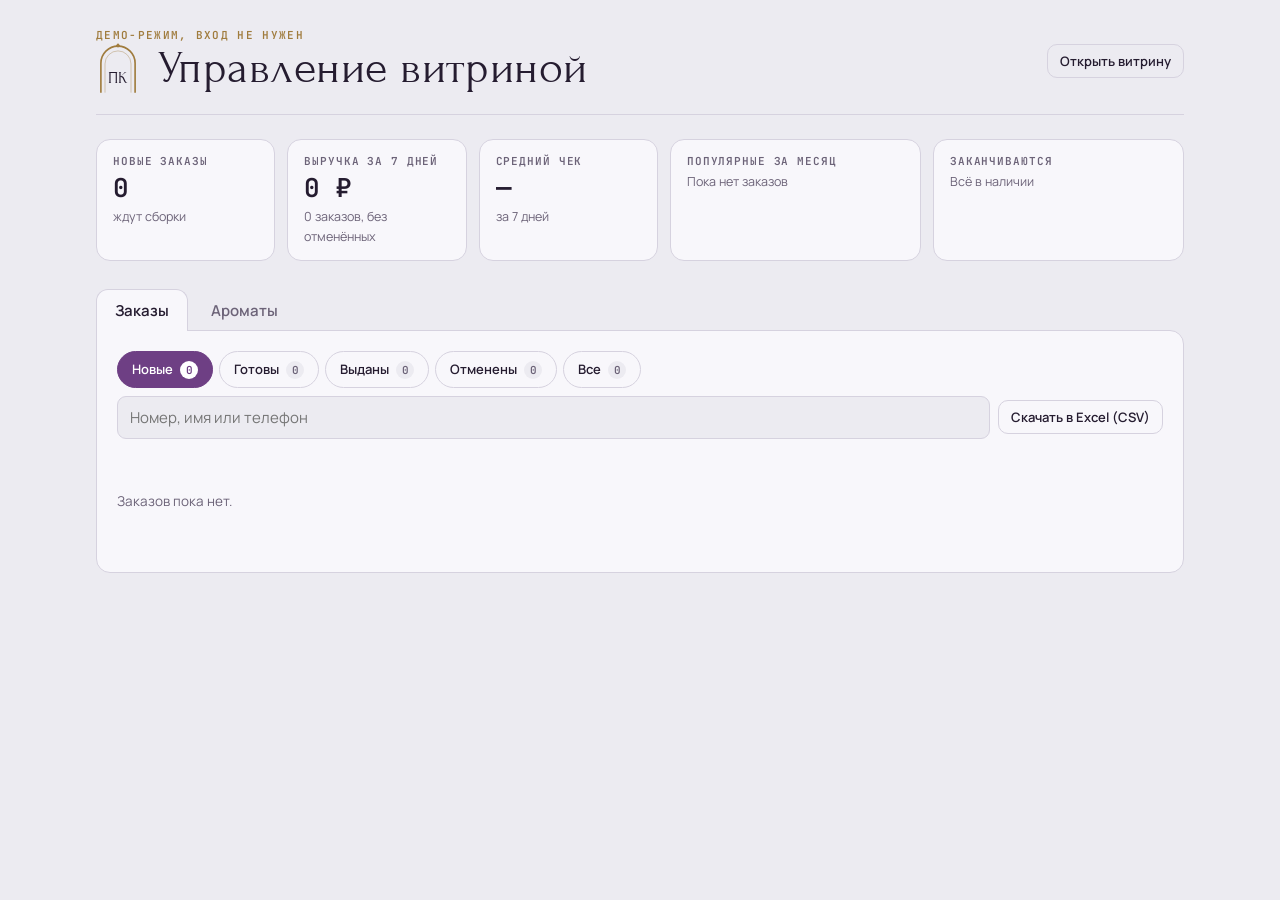
<file: admin.html>
<!DOCTYPE html>
<html lang="ru">
<head>
<meta charset="utf-8">
<meta name="viewport" content="width=device-width, initial-scale=1">
<meta name="robots" content="noindex, nofollow">
<title>Управление</title>
<link rel="icon" href="favicon.svg" type="image/svg+xml">
<link rel="stylesheet" href="https://fonts.googleapis.com/css2?family=Forum&family=Manrope:wght@400;500;600;700&family=JetBrains+Mono:wght@400;600&display=swap">
<link rel="stylesheet" href="styles.css">
</head>
<body class="adm">
<div class="wrap">

  <form class="panel login" id="loginView" hidden>
    <h2>Вход</h2>
    <label>Почта<input id="l-email" type="email" autocomplete="username" required></label>
    <label>Пароль<input id="l-pass" type="password" autocomplete="current-password" required></label>
    <p class="err" id="l-err"></p>
    <button class="btn" type="submit">Войти</button>
  </form>

  <div id="adminView" hidden>
    <header>
      <div>
        <div class="badge" id="demoBadge" hidden>Демо-режим, вход не нужен</div>
        <div class="brand"><svg class="mark" viewBox="0 0 64 76" aria-hidden="true"><path d="M7 74V31a25 25 0 0 1 50 0v43" fill="none" stroke="currentColor" stroke-width="2.4"/><path d="M13 74V32a19 19 0 0 1 38 0v42" fill="none" stroke="currentColor" stroke-width="1" opacity=".55"/><path d="M32 2l3.2 3.2L32 8.4l-3.2-3.2z" fill="currentColor"/><text x="32" y="60" text-anchor="middle" font-family="Forum, Georgia, serif" font-size="25" fill="var(--fg)" letter-spacing=".5">ПК</text></svg><h1>Управление витриной</h1></div>
      </div>
      <div class="row" style="flex:0 0 auto">
        <a class="btn ghost small" href="index.html" target="_blank" rel="noopener">Открыть витрину</a>
        <button class="btn ghost small" id="logout" type="button">Выйти</button>
      </div>
    </header>

    <section class="stats" id="stats" aria-label="Сводка"></section>

    <div class="tabs" role="tablist">
      <button type="button" role="tab" id="t-orders" aria-selected="true" aria-controls="p-orders">Заказы <span class="mini" id="newCount" hidden></span></button>
      <button type="button" role="tab" id="t-items" aria-selected="false" aria-controls="p-items">Ароматы</button>
    </div>

    <section class="panel" id="p-orders" role="tabpanel" aria-labelledby="t-orders">
      <div class="bar">
        <div class="chips" id="oFilter" role="group" aria-label="Статус"></div>
        <input id="oq" type="search" placeholder="Номер, имя или телефон">
        <button class="btn ghost small" type="button" id="csv">Скачать в Excel (CSV)</button>
      </div>
      <div id="orders"><p class="notes">Заказов пока нет.</p></div>
    </section>

    <section class="panel" id="p-items" role="tabpanel" aria-labelledby="t-items" hidden>
      <div class="bar">
        <input id="iq" type="search" placeholder="Найти аромат">
        <select id="iFilter" aria-label="Показать">
          <option value="">Все</option><option value="low">Заканчиваются</option><option value="hidden">Скрытые</option>
          <option value="new">Новинки</option><option value="nophoto">Без фото</option><option value="nofam">Без семейства</option>
        </select>
        <button class="btn small" type="button" id="addBtn">+ Новый аромат</button>
      </div>
      <p class="notes">Цену и остаток можно поменять прямо в строке. Пустой остаток значит, что учёт не ведётся; если указать его, он уменьшается сам при каждом заказе и возвращается при отмене.</p>
      <div id="items"></div>
    </section>
  </div>
</div>

<!-- редактор аромата: и для нового, и для существующего -->
<div class="veil" id="edVeil" hidden>
  <form class="sheet editor" id="edForm" novalidate role="dialog" aria-modal="true" aria-labelledby="ed-title">
    <button class="x" type="button" id="ed-close" aria-label="Закрыть">×</button>
    <h2 id="ed-title">Новый аромат</h2>
    <div class="ed-photo">
      <div class="ed-pic" id="ed-pic"></div>
      <div class="stack">
        <span class="btn ghost small filebtn">Выбрать фото<input id="f-photo" type="file" accept="image/*"></span>
        <span class="notes">Фото уменьшится автоматически. Лучше вертикальное, без фона или на белом.</span>
      </div>
    </div>
    <div class="row">
      <label>Бренд<input id="f-house" required placeholder="Mancera"></label>
      <label>Название<input id="f-name" required placeholder="Red Tobacco"></label>
    </div>
    <label>Описание<textarea id="f-desc" rows="2" placeholder="Ноты, «похож на …»"></textarea></label>
    <label>Семейство — от него зависит цвет флакона на витрине
      <select id="f-fam"></select></label>
    <label>Теги через запятую<input id="f-tags" placeholder="древесный, пряный, унисекс" list="tagList"></label>
    <datalist id="tagList"></datalist>
    <label class="check"><input type="checkbox" id="f-new"><span>Метка «Новинка»</span></label>
    <div class="row">
      <label>Цена за 1 мл<input id="f-ppm" type="number" min="1" step="1" required inputmode="numeric"></label>
      <label>Минимум, мл<input id="f-min" type="number" min="1" step="1" value="2" required inputmode="numeric"></label>
    </div>
    <div class="row">
      <label>Где потестить
        <select id="f-loc"><option value="">Не указано</option><option value="Н">Народная</option><option value="П">Жлобы</option><option value="НП">Оба адреса</option></select></label>
      <label>Остаток, мл<input id="f-left" type="number" min="0" step="1" placeholder="не вести учёт" inputmode="numeric"></label>
    </div>
    <div class="row">
      <label>Цена флакона<input id="f-bp" type="number" min="1" step="1" placeholder="только распив" inputmode="numeric"></label>
      <label>Объём флакона, мл<input id="f-vol" type="number" min="1" step="1" inputmode="numeric"></label>
    </div>
    <label class="check"><input type="checkbox" id="f-hidden"><span>Скрыть с витрины</span></label>
    <p class="err" id="f-err"></p>
    <button class="btn" type="submit" id="f-submit">Сохранить</button>
  </form>
</div>
<div class="toast" id="toast" hidden></div>

<script src="config.js"></script>
<script>
(c => document.write(c.SUPABASE_URL && c.SUPABASE_KEY
  ? '<script src="https://cdn.jsdelivr.net/npm/@supabase/supabase-js@2.45.4/dist/umd/supabase.js"><\/script>'
  : '<script src="data/catalog.js"><\/script>'))(window.APP_CONFIG || {});
</script>
<script src="store.js"></script>
<script>
const $ = id => document.getElementById(id);
const LOCS = (APP_CONFIG.SHOP || {}).locations || {};
let tt; function toast(t) { $("toast").textContent = t; $("toast").hidden = false; clearTimeout(tt); tt = setTimeout(() => $("toast").hidden = true, 2800); }
$("demoBadge").hidden = Store.live;
$("logout").hidden = !Store.live;
let all = [], orders = [], oStatus = "new", editing = null;
const num = v => v === "" || v == null ? null : Math.max(0, Math.floor(+v));
const LOW = 10; // «заканчивается»: меньше 10 мл
const isLow = p => p.ml_left != null && p.ml_left < LOW;
const pickTitle = k => LOCS[k] ? LOCS[k].title : "";
const tagsOf = p => Array.isArray(p.tags) ? p.tags : [];

async function boot() {
  const s = await Store.session();
  $("loginView").hidden = !!s; $("adminView").hidden = !s;
  if (s) refresh();
}
$("loginView").addEventListener("submit", async e => {
  e.preventDefault();
  const err = await Store.signIn($("l-email").value.trim(), $("l-pass").value);
  if (err) { $("l-err").textContent = err; return; }
  boot();
});
$("logout").onclick = async () => { await Store.signOut(); boot(); };

// ---------- вкладки ----------
function tab(which) {
  ["orders", "items"].forEach(k => { $("t-" + k).setAttribute("aria-selected", k === which); $("p-" + k).hidden = k !== which; });
}
$("t-orders").onclick = () => tab("orders");
$("t-items").onclick = () => tab("items");

async function refresh() {
  try {
    [all, orders] = await Promise.all([Store.list({ all: true }), Store.orders()]);
    drawStats(); drawOrders(); drawItems();
    $("tagList").innerHTML = [...new Set(all.flatMap(tagsOf))].sort().map(t => `<option value="${esc(t)}">`).join("");
  } catch (e) { toast("Ошибка загрузки: " + e.message); }
}

// ---------- сводка ----------
function drawStats() {
  const week = Date.now() - 7 * 864e5, month = Date.now() - 30 * 864e5;
  const live = orders.filter(o => o.status !== "cancelled");
  const wk = live.filter(o => +new Date(o.created_at) > week);
  const fresh = orders.filter(o => o.status === "new").length;
  const ready = orders.filter(o => o.status === "ready").length;
  // популярные за 30 дней: по числу заказов, в которых встречается аромат
  const pop = {};
  live.filter(o => +new Date(o.created_at) > month).forEach(o => o.items.forEach(i => {
    pop[i.name] = pop[i.name] || { n: 0, ml: 0 }; pop[i.name].n++; pop[i.name].ml += +i.ml || 0;
  }));
  const top = Object.entries(pop).sort((a, b) => b[1].n - a[1].n || b[1].ml - a[1].ml).slice(0, 5);
  const low = all.filter(p => isLow(p) && !p.hidden).sort((a, b) => a.ml_left - b.ml_left);
  $("newCount").textContent = fresh; $("newCount").hidden = !fresh;
  $("stats").innerHTML = `
    <div class="tile${fresh ? " hot" : ""}"><span>Новые заказы</span><b>${fresh}</b><small>${ready ? `ещё ${ready} готовы к выдаче` : "ждут сборки"}</small></div>
    <div class="tile"><span>Выручка за 7 дней</span><b>${fmtMoney(wk.reduce((s, o) => s + +o.total, 0))}</b><small>${wk.length} ${plural(wk.length, "заказ", "заказа", "заказов")}, без отменённых</small></div>
    <div class="tile"><span>Средний чек</span><b>${wk.length ? fmtMoney(wk.reduce((s, o) => s + +o.total, 0) / wk.length) : "—"}</b><small>за 7 дней</small></div>
    <div class="tile list"><span>Популярные за месяц</span>${top.length ? `<ol>${top.map(([n, v]) => `<li><span>${esc(n)}</span><em>${v.n}×</em></li>`).join("")}</ol>` : `<small>Пока нет заказов</small>`}</div>
    <div class="tile list${low.length ? " warn" : ""}"><span>Заканчиваются</span>${low.length ? `<ol>${low.slice(0, 5).map(p => `<li><button class="linkbtn" type="button" data-edit="${esc(p.id)}">${esc(p.house + " " + p.name)}</button><em>${p.ml_left} мл</em></li>`).join("")}</ol>${low.length > 5 ? `<button class="linkbtn" type="button" data-showlow>и ещё ${low.length - 5}</button>` : ""}` : `<small>Всё в наличии</small>`}</div>`;
}
const plural = (n, a, b, c) => n % 10 === 1 && n % 100 !== 11 ? a : n % 10 >= 2 && n % 10 <= 4 && (n % 100 < 12 || n % 100 > 14) ? b : c;
$("stats").addEventListener("click", e => {
  const ed = e.target.closest("[data-edit]"); if (ed) openEditor(ed.dataset.edit);
  if (e.target.closest("[data-showlow]")) { tab("items"); $("iFilter").value = "low"; drawItems(); }
});

// ---------- заказы ----------
const ORDER_TABS = [["new", "Новые"], ["ready", "Готовы"], ["done", "Выданы"], ["cancelled", "Отменены"], ["all", "Все"]];
function shownOrders() {
  const q = $("oq").value.trim().toLowerCase(), qd = q.replace(/\D/g, "");
  return orders.filter(o => (oStatus === "all" || o.status === oStatus) &&
    (!q || String(o.number) === q.replace("№", "") || (o.customer_name || "").toLowerCase().includes(q) || (qd.length >= 3 && (o.phone || "").replace(/\D/g, "").includes(qd))));
}
function drawOrders() {
  const cnt = s => s === "all" ? orders.length : orders.filter(o => o.status === s).length;
  $("oFilter").innerHTML = ORDER_TABS.map(([k, t]) => `<button type="button" data-st="${k}" aria-pressed="${k === oStatus}">${t} <span class="mini">${cnt(k)}</span></button>`).join("");
  const list = shownOrders();
  $("orders").innerHTML = list.length ? list.map(o => `
    <article class="order" data-oid="${esc(o.id)}">
      <div class="morder-head"><b>№${o.number} · ${fmtMoney(o.total)}</b>
        <select data-status aria-label="Статус заказа" ${o.status === "cancelled" ? "disabled" : ""}>${Object.entries(STATUS).map(([k, v]) => `<option value="${k}"${k === o.status ? " selected" : ""}>${v}</option>`).join("")}</select></div>
      <div class="t">${fmtDate(o.created_at)}${o.pickup ? ` · ${esc(pickTitle(o.pickup))}` : ""}</div>
      <ul class="o-items">${o.items.map(i => `<li><span>${esc(i.name)}</span><span>${i.full_bottle ? "флакон" : i.ml + " мл"}</span><span>${fmtMoney(i.price)}</span></li>`).join("")}</ul>
      <div class="who"><b>${esc(o.customer_name)}</b> <a href="tel:${esc(o.phone)}">${esc(fmtPhone(o.phone))}</a></div>
    </article>`).join("")
    : `<p class="notes empty">${orders.length ? "Нет заказов с таким статусом." : "Заказов пока нет."}</p>`;
}
$("oFilter").addEventListener("click", e => { const b = e.target.closest("[data-st]"); if (b) { oStatus = b.dataset.st; drawOrders(); } });
$("oq").addEventListener("input", drawOrders);
$("orders").addEventListener("change", async e => {
  if (!e.target.matches("[data-status]")) return;
  const sel = e.target, id = sel.closest(".order").dataset.oid, st = sel.value;
  if (st === "cancelled" && !confirm("Отменить заказ? Миллилитры вернутся в остаток, вернуть заказ потом будет нельзя.")) {
    sel.value = orders.find(o => o.id === id).status; return;
  }
  try { await Store.setStatus(id, st); toast("Статус: " + STATUS[st]); refresh(); }
  catch (err) { toast("Не получилось сменить статус: " + err.message); refresh(); }
});
// выгрузка: точка с запятой и BOM, чтобы Excel сразу открыл кириллицу по столбцам
$("csv").onclick = () => {
  const rows = [["Номер", "Дата", "Статус", "Имя", "Телефон", "Где забрать", "Состав", "Сумма"]].concat(
    shownOrders().map(o => [o.number, new Date(o.created_at).toLocaleString("ru-RU"), STATUS[o.status] || o.status, o.customer_name, o.phone,
      pickTitle(o.pickup), o.items.map(i => `${i.name} ${i.full_bottle ? "флакон" : i.ml + " мл"}`).join("; "), Math.round(o.total)]));
  const csv = "﻿" + rows.map(r => r.map(v => `"${String(v ?? "").replace(/"/g, '""')}"`).join(";")).join("\r\n");
  const a = document.createElement("a");
  a.href = URL.createObjectURL(new Blob([csv], { type: "text/csv;charset=utf-8" }));
  a.download = `заказы-${new Date().toLocaleDateString("sv")}.csv`;
  document.body.append(a); a.click(); a.remove(); setTimeout(() => URL.revokeObjectURL(a.href), 1000);
};

// ---------- ароматы ----------
const famColor = p => (FAMILIES[(p.family || "").toLowerCase()] || {}).color || NO_FAMILY_COLOR;
const famLabel = p => (FAMILIES[(p.family || "").toLowerCase()] || {}).label || "";
const thumb = p => p.photo_url ? `<img class="thumb" src="${esc(p.photo_url)}" alt="" loading="lazy">` : `<span class="thumb" style="background:${esc(famColor(p))}"></span>`;
$("f-fam").innerHTML = `<option value="">Не указано</option>` + Object.entries(FAMILIES).map(([k, f]) => `<option value="${esc(k)}">${esc(f.label)}</option>`).join("");
function drawItems() {
  const q = $("iq").value.trim().toLowerCase(), f = $("iFilter").value;
  const list = all.filter(p => (!q || (p.house + " " + p.name).toLowerCase().includes(q)) &&
    (!f || (f === "low" && isLow(p)) || (f === "hidden" && p.hidden) || (f === "new" && p.is_new) || (f === "nophoto" && !p.photo_url) || (f === "nofam" && !FAMILIES[(p.family || "").toLowerCase()])));
  const lim = q || f ? 200 : 60;
  $("items").innerHTML = list.length ? list.slice(0, lim).map(p => `
    <div class="item ${p.hidden ? "is-hidden" : ""}" data-id="${esc(p.id)}">
      ${thumb(p)}
      <div class="item-name"><b>${esc(p.house)} ${esc(p.name)}</b>
        <small>${[famLabel(p).toLowerCase(), p.is_new ? "новинка" : "", p.location ? "тест: " + [...p.location].map(k => k === "Н" ? "Народная" : k === "П" ? "Жлобы" : k).join(", ") : "", p.hidden ? "скрыт с витрины" : "", isLow(p) ? "заканчивается" : ""].filter(Boolean).join(" · ") || "на витрине"}</small></div>
      <label>₽ за мл<input type="number" min="1" step="1" value="${p.price_per_ml}" data-ppm inputmode="numeric"></label>
      <label>Остаток<input type="number" min="0" step="1" value="${p.ml_left ?? ""}" placeholder="—" data-left inputmode="numeric"></label>
      <div class="ctl">
        <button class="btn small" type="button" data-save hidden>Сохранить</button>
        <button class="btn ghost small" type="button" data-edit>Изменить</button>
        <button class="btn ghost small" type="button" data-hide>${p.hidden ? "Показать" : "Скрыть"}</button>
        <button class="btn ghost small" type="button" data-del>Удалить</button>
      </div>
    </div>`).join("") + (list.length > lim ? `<p class="notes">Показаны первые ${lim} из ${list.length}. Найди нужный аромат через поиск.</p>` : "")
    : `<p class="notes empty">Ничего не нашлось.</p>`;
}
$("iq").addEventListener("input", drawItems);
$("iFilter").onchange = drawItems;
// кнопка «Сохранить» появляется, только когда цену или остаток поменяли
$("items").addEventListener("input", e => { const r = e.target.closest(".item"); if (r && e.target.matches("[data-ppm],[data-left]")) r.querySelector("[data-save]").hidden = false; });
$("items").addEventListener("keydown", e => { if (e.key === "Enter" && e.target.matches("[data-ppm],[data-left]")) e.target.closest(".item").querySelector("[data-save]").click(); });
$("items").addEventListener("click", async e => {
  const row = e.target.closest(".item"); if (!row) return;
  const id = row.dataset.id, p = all.find(x => String(x.id) === id);
  try {
    if (e.target.matches("[data-save]")) {
      await Store.update(id, { price_per_ml: num(row.querySelector("[data-ppm]").value) || p.price_per_ml, ml_left: num(row.querySelector("[data-left]").value) });
      toast("Сохранено"); refresh();
    }
    if (e.target.matches("[data-edit]")) openEditor(id);
    if (e.target.matches("[data-hide]")) { await Store.update(id, { hidden: !p.hidden }); toast(p.hidden ? "Аромат снова на витрине" : "Аромат скрыт с витрины"); refresh(); }
    if (e.target.matches("[data-del]")) {
      if (e.target.dataset.confirm) { await Store.remove(id); toast("Аромат удалён"); refresh(); }
      else { e.target.dataset.confirm = "1"; e.target.textContent = "Точно удалить?"; e.target.classList.add("danger"); }
    }
  } catch (err) { toast("Ошибка: " + err.message); }
});

// ---------- редактор ----------
let photoUrl = null;
function setPic(src, p) {
  $("ed-pic").innerHTML = src ? `<img src="${esc(src)}" alt="">` : `<span class="thumb big" style="background:${esc(p ? famColor(p) : "var(--line)")}"></span>`;
}
function openEditor(id) {
  editing = id ? all.find(x => String(x.id) === String(id)) : null;
  const p = editing || { min_ml: 2 };
  $("ed-title").textContent = editing ? `${p.house} ${p.name}` : "Новый аромат";
  $("f-house").value = p.house || ""; $("f-name").value = p.name || "";
  $("f-desc").value = (p.description || "").replace(/новинка\s*\d*/i, "").trim();
  $("f-tags").value = tagsOf(p).join(", ");
  $("f-fam").value = FAMILIES[(p.family || "").toLowerCase()] ? p.family.toLowerCase() : "";
  $("f-new").checked = !!p.is_new || /новинка/i.test(p.description || "");
  $("f-ppm").value = p.price_per_ml ?? ""; $("f-min").value = p.min_ml ?? 2;
  $("f-loc").value = p.location || ""; $("f-left").value = p.ml_left ?? "";
  $("f-bp").value = p.bottle_price ?? ""; $("f-vol").value = p.bottle_volume ?? "";
  $("f-hidden").checked = !!p.hidden;
  $("f-photo").value = ""; setPic(p.photo_url, p);
  $("f-err").textContent = ""; $("f-submit").textContent = editing ? "Сохранить" : "Добавить на витрину";
  $("edVeil").hidden = false; $("edVeil").classList.add("in"); document.body.style.overflow = "hidden";
  $("f-house").focus();
}
function closeEditor() { $("edVeil").hidden = true; $("edVeil").classList.remove("in"); document.body.style.overflow = ""; if (photoUrl) URL.revokeObjectURL(photoUrl); photoUrl = null; }
$("addBtn").onclick = () => openEditor(null);
$("ed-close").onclick = closeEditor;
$("edVeil").addEventListener("click", e => { if (e.target.id === "edVeil") closeEditor(); });
document.addEventListener("keydown", e => { if (e.key === "Escape" && !$("edVeil").hidden) closeEditor(); });
$("f-photo").onchange = () => {
  const f = $("f-photo").files[0]; if (!f) return;
  if (photoUrl) URL.revokeObjectURL(photoUrl);
  photoUrl = URL.createObjectURL(f); setPic(photoUrl);
};
$("edForm").addEventListener("submit", async e => {
  e.preventDefault();
  const bp = num($("f-bp").value), vol = num($("f-vol").value), ppm = num($("f-ppm").value);
  const house = $("f-house").value.trim(), name = $("f-name").value.trim();
  if (!house || !name) { $("f-err").textContent = "Укажи бренд и название."; return; }
  if (!ppm) { $("f-err").textContent = "Укажи цену за 1 мл."; $("f-ppm").focus(); return; }
  if (bp && !vol) { $("f-err").textContent = "Укажи объём флакона, раз есть его цена."; $("f-vol").focus(); return; }
  const item = {
    house, name, description: $("f-desc").value.trim() || null,
    tags: [...new Set($("f-tags").value.split(",").map(t => t.trim().toLowerCase()).filter(Boolean))],
    is_new: $("f-new").checked, hidden: $("f-hidden").checked, family: $("f-fam").value || null,
    price_per_ml: ppm, min_ml: num($("f-min").value) || 2, location: $("f-loc").value || null,
    ml_left: num($("f-left").value), bottle_price: bp, bottle_volume: bp ? vol : null
  };
  if (!editing) item.color = `hsl(${Math.floor(Math.random() * 360)} 38% 52%)`;
  $("f-submit").disabled = true; $("f-err").textContent = "";
  try {
    const file = $("f-photo").files[0];
    if (editing) await Store.update(editing.id, item, file); else await Store.add(item, file);
    toast(editing ? "Изменения сохранены" : "Аромат добавлен на витрину");
    closeEditor(); refresh();
  } catch (err) { $("f-err").textContent = "Не получилось сохранить: " + err.message; }
  finally { $("f-submit").disabled = false; }
});
boot();
</script>
</body>
</html>
</file>
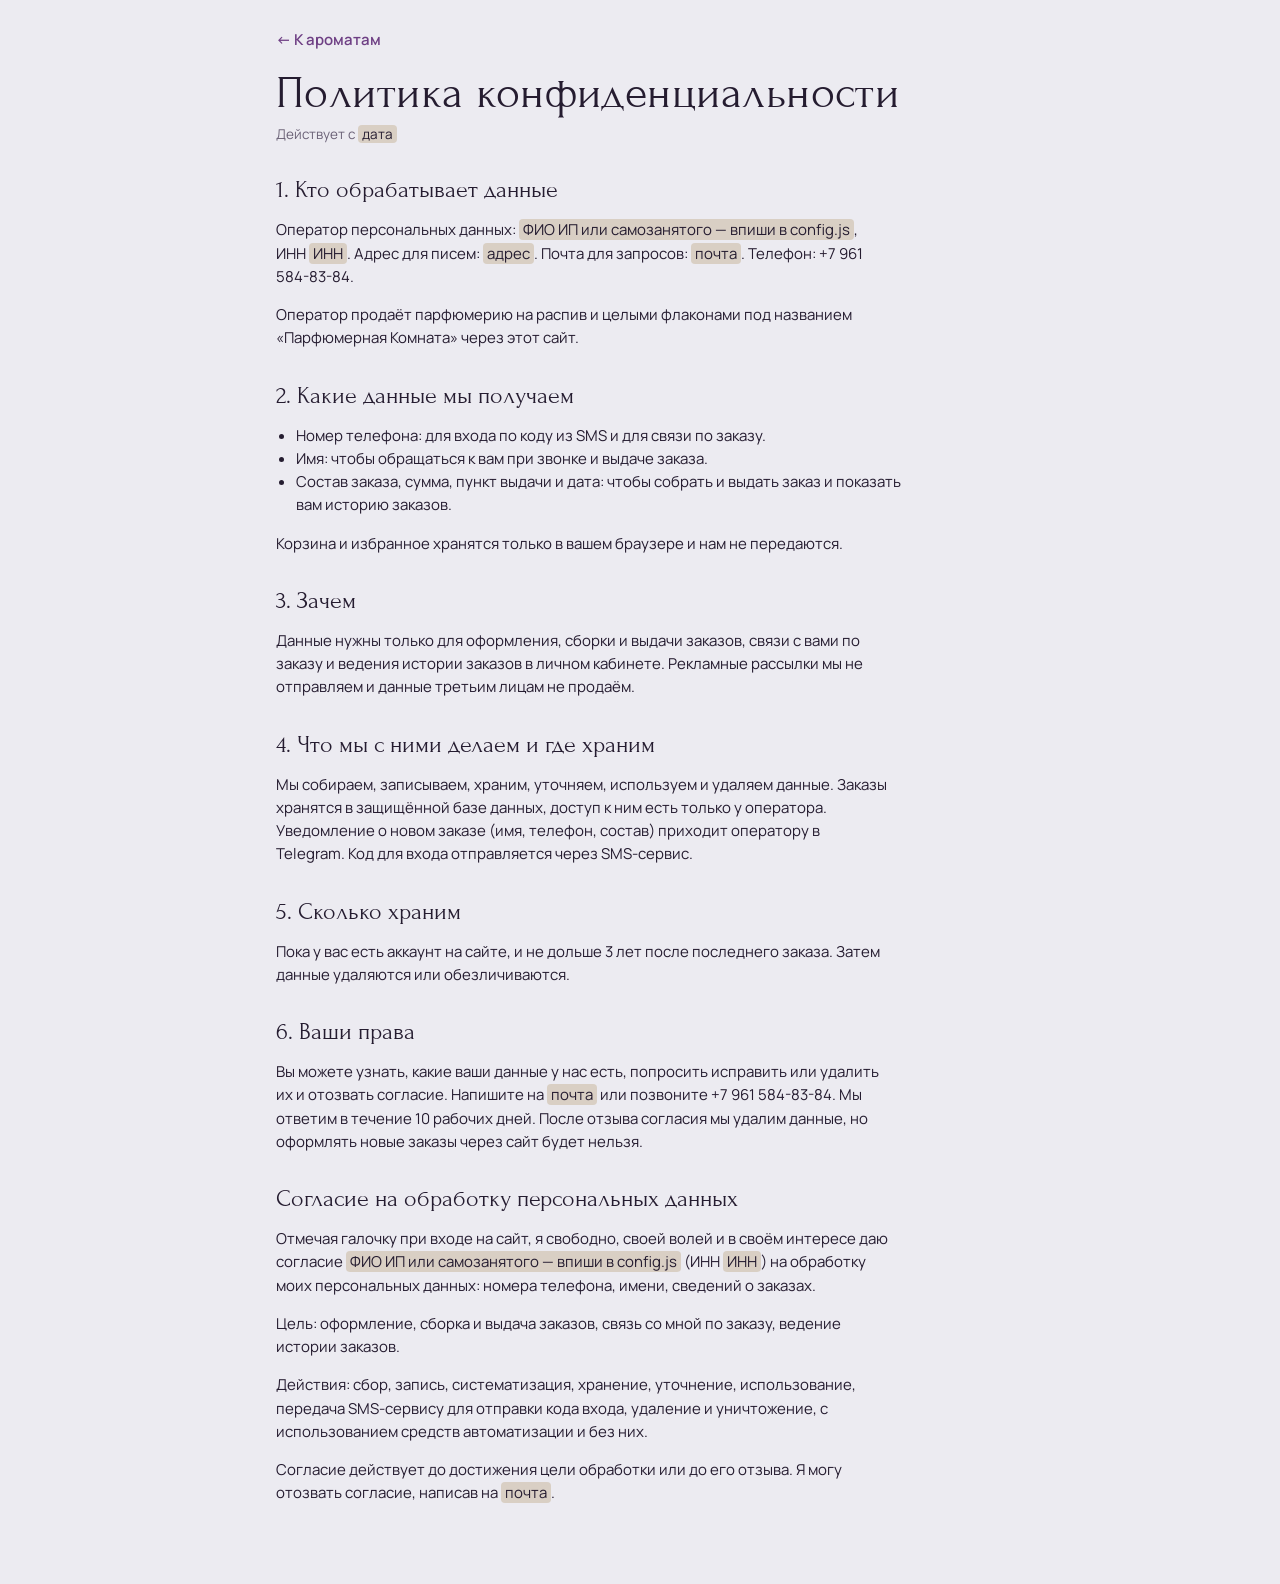
<file: privacy.html>
<!DOCTYPE html>
<html lang="ru">
<head>
<meta charset="utf-8">
<meta name="viewport" content="width=device-width, initial-scale=1">
<title>Политика конфиденциальности</title>
<meta name="description" content="Как мы обрабатываем имя и номер телефона покупателей.">
<link rel="icon" href="favicon.svg" type="image/svg+xml">
<link rel="stylesheet" href="https://fonts.googleapis.com/css2?family=Forum&family=Manrope:wght@400;500;600;700&family=JetBrains+Mono:wght@400;600&display=swap">
<link rel="stylesheet" href="styles.css">
</head>
<body>
<div class="wrap doc">
  <a class="back" href="index.html">← К ароматам</a>
  <h1>Политика конфиденциальности</h1>
  <p class="notes">Действует с <span data-f="date"></span></p>

  <section id="policy">
    <h2>1. Кто обрабатывает данные</h2>
    <p>Оператор персональных данных: <span data-f="operator"></span>, ИНН <span data-f="inn"></span><span data-opt="ogrnip">, ОГРНИП <span data-f="ogrnip"></span></span>.
      Адрес для писем: <span data-f="address"></span>. Почта для запросов: <span data-f="email"></span>. Телефон: <span data-f="phone"></span>.</p>
    <p>Оператор продаёт парфюмерию на распив и целыми флаконами под названием «<span data-f="shop"></span>» через этот сайт.</p>

    <h2>2. Какие данные мы получаем</h2>
    <ul>
      <li>Номер телефона: для входа по коду из SMS и для связи по заказу.</li>
      <li>Имя: чтобы обращаться к вам при звонке и выдаче заказа.</li>
      <li>Состав заказа, сумма, пункт выдачи и дата: чтобы собрать и выдать заказ и показать вам историю заказов.</li>
      <li data-opt="metrika">Обезличенные данные о посещении сайта (cookie, тип устройства, просмотренные страницы) через сервис Яндекс Метрика: чтобы понимать, чем пользуются покупатели, и улучшать сайт.</li>
    </ul>
    <p>Корзина и избранное хранятся только в вашем браузере и нам не передаются.</p>

    <h2>3. Зачем</h2>
    <p>Данные нужны только для оформления, сборки и выдачи заказов, связи с вами по заказу и ведения истории заказов в личном кабинете. Рекламные рассылки мы не отправляем и данные третьим лицам не продаём.</p>

    <h2>4. Что мы с ними делаем и где храним</h2>
    <p>Мы собираем, записываем, храним, уточняем, используем и удаляем данные. Заказы хранятся в защищённой базе данных, доступ к ним есть только у оператора. Уведомление о новом заказе (имя, телефон, состав) приходит оператору в Telegram. Код для входа отправляется через SMS-сервис.</p>

    <h2>5. Сколько храним</h2>
    <p>Пока у вас есть аккаунт на сайте, и не дольше 3 лет после последнего заказа. Затем данные удаляются или обезличиваются.</p>

    <h2>6. Ваши права</h2>
    <p>Вы можете узнать, какие ваши данные у нас есть, попросить исправить или удалить их и отозвать согласие. Напишите на <span data-f="email"></span> или позвоните <span data-f="phone"></span>. Мы ответим в течение 10 рабочих дней. После отзыва согласия мы удалим данные, но оформлять новые заказы через сайт будет нельзя.</p>
  </section>

  <section id="consent">
    <h2>Согласие на обработку персональных данных</h2>
    <p>Отмечая галочку при входе на сайт, я свободно, своей волей и в своём интересе даю согласие <span data-f="operator"></span> (ИНН <span data-f="inn"></span>) на обработку моих персональных данных: номера телефона, имени, сведений о заказах.</p>
    <p>Цель: оформление, сборка и выдача заказов, связь со мной по заказу, ведение истории заказов.</p>
    <p>Действия: сбор, запись, систематизация, хранение, уточнение, использование, передача SMS-сервису для отправки кода входа, удаление и уничтожение, с использованием средств автоматизации и без них.</p>
    <p>Согласие действует до достижения цели обработки или до его отзыва. Я могу отозвать согласие, написав на <span data-f="email"></span>.</p>
  </section>
</div>
<script src="config.js"></script>
<script>
(function () {
  const S = (window.APP_CONFIG || {}).SHOP || {}, L = S.legal || {};
  const need = t => `<mark class="todo">${t}</mark>`;
  const val = { operator: L.operator, inn: L.inn, ogrnip: L.ogrnip, address: L.address, email: L.email, phone: S.phone, shop: S.name,
    date: L.since };
  const hint = { operator: "ФИО ИП или самозанятого — впиши в config.js", inn: "ИНН", address: "адрес", email: "почта", date: "дата" };
  const esc = s => String(s).replace(/[&<>"]/g, c => ({ "&": "&amp;", "<": "&lt;", ">": "&gt;", '"': "&quot;" }[c]));
  document.querySelectorAll("[data-f]").forEach(el => {
    const k = el.dataset.f; el.innerHTML = val[k] ? esc(val[k]) : need(hint[k] || k);
  });
  if (!L.ogrnip) document.querySelectorAll('[data-opt="ogrnip"]').forEach(el => el.remove());
  if (!(window.APP_CONFIG || {}).METRIKA_ID) document.querySelectorAll('[data-opt="metrika"]').forEach(el => el.remove());
  if (location.hash) document.querySelector(location.hash)?.scrollIntoView();
})();
</script>
</body>
</html>
</file>
<file: styles.css>
/* Палитра: лиловая дымка, чернильный сливовый, латунь для уровня во флаконе */
:root{
  --bg:#ECEBF1; --surface:#F8F7FB; --fg:#251C30; --muted:#6C6378; --line:#D6D2DF;
  --accent:#6E3F84; --accent-fg:#FFFFFF; --gold:#A07C3E; --warn:#B4552E;
  --glass:rgba(255,255,255,.55);
  --display:"Forum", Georgia, serif;
  --body:"Manrope", system-ui, sans-serif;
  --mono:"JetBrains Mono", ui-monospace, monospace;
}
@media (prefers-color-scheme: dark){:root{
  --bg:#17131C; --surface:#211B28; --fg:#EEE8F4; --muted:#A79DB3; --line:#3A3145;
  --accent:#B98ACD; --accent-fg:#1A1320; --gold:#D3AE6C; --warn:#E89067;
  --glass:rgba(255,255,255,.08); color-scheme:dark}}
*{box-sizing:border-box}
body{background:var(--bg);color:var(--fg);font:15px/1.55 var(--body);margin:0}
[hidden]{display:none!important}
img{max-width:100%}
.wrap{max-width:1120px;margin:0 auto;padding:28px 16px 64px}
header{display:flex;flex-wrap:wrap;align-items:end;justify-content:space-between;gap:16px;border-bottom:1px solid var(--line);padding-bottom:20px}
h1{font:400 clamp(30px,5vw,46px)/1.05 var(--display);margin:0;letter-spacing:.01em;text-wrap:balance}
.sub{color:var(--muted);margin:6px 0 0;max-width:52ch}
.badge{font:600 11px var(--mono);letter-spacing:.12em;text-transform:uppercase;color:var(--gold)}
button:focus-visible,input:focus-visible,textarea:focus-visible{outline:2px solid var(--accent);outline-offset:2px}
.grid{display:grid;grid-template-columns:repeat(auto-fill,minmax(250px,1fr));gap:20px;margin-top:28px}
.card{background:var(--surface);border:1px solid var(--line);border-radius:14px;padding:18px;display:flex;flex-direction:column;gap:14px;min-width:0}
.stage{height:200px;display:grid;place-items:center;background:radial-gradient(ellipse at 50% 85%,var(--glass),transparent 60%);border-radius:10px;overflow:hidden}
/* фото флакона: статично, по центру, с мягкой тенью */
.stage.has-photo{background:radial-gradient(ellipse 60% 30% at 50% 90%,var(--glass),transparent 70%),linear-gradient(180deg,var(--surface),var(--bg))}
.photo{position:absolute;inset:10px;width:calc(100% - 20px);height:calc(100% - 20px);object-fit:contain;
  filter:drop-shadow(0 8px 10px rgba(30,20,40,.14)) drop-shadow(0 2px 2px rgba(30,20,40,.10))}
/* карточка открывает заказ по клику и «приближается» */
.card.is-open{cursor:pointer;transition:transform .2s ease,box-shadow .2s ease,border-color .2s ease}
.card.is-open:hover{transform:translateY(-3px);border-color:var(--accent);box-shadow:0 12px 28px rgba(30,20,40,.12)}
.card.is-zooming{opacity:0;transition:none}
.veil{background:transparent;transition:background .3s ease;backdrop-filter:blur(0);-webkit-backdrop-filter:blur(0)}
.veil.in{background:rgba(15,10,20,.55);backdrop-filter:blur(3px);-webkit-backdrop-filter:blur(3px)}
.sheet{transform-origin:0 0;width:min(460px,100%)}
.o-stage{position:relative;flex:0 0 auto;height:260px;border-radius:12px;display:grid;place-items:center;overflow:hidden;
  background:radial-gradient(ellipse 60% 30% at 50% 90%,var(--glass),transparent 70%),linear-gradient(180deg,var(--bg),var(--surface))}
.o-stage .bottle{transform:scale(1.5)}
.o-stage .photo{inset:14px;width:calc(100% - 28px);height:calc(100% - 28px)}
@media (max-height:760px){.o-stage{height:190px}.o-stage .bottle{transform:scale(1.15)}}
@media (prefers-reduced-motion:reduce){.card.is-open,.veil{transition:none}.card.is-open:hover{transform:none}}
.bottle{position:relative;width:78px;height:130px}
.house{font:600 11px var(--mono);letter-spacing:.1em;text-transform:uppercase;color:var(--muted)}
.name{font:400 24px/1.15 var(--display);margin:2px 0 0}
.notes{color:var(--muted);font-size:13.5px;margin:0}
.prices{display:flex;justify-content:space-between;gap:10px;font-variant-numeric:tabular-nums;border-top:1px solid var(--line);padding-top:12px}
.prices b{font:600 17px var(--mono);display:block}
.prices span{font-size:12px;color:var(--muted)}
.left{font:600 13px var(--mono);font-variant-numeric:tabular-nums}
.gauge{height:4px;background:var(--line);border-radius:4px;overflow:hidden;margin-top:6px}
.gauge i{display:block;height:100%;background:var(--gold)}
.btn{border:1px solid transparent;border-radius:10px;background:var(--accent);color:var(--accent-fg);font:600 15px var(--body);padding:12px 16px;cursor:pointer}
.btn[disabled]{opacity:.45;cursor:not-allowed}
.btn.ghost{background:none;color:var(--fg);border:1px solid var(--line)}
.btn.small{padding:7px 12px;font-size:13px}
.sold{color:var(--warn);font-weight:600}
.card .notes{flex:1}
.empty{color:var(--muted);padding:40px 0}
.veil{position:fixed;inset:0;display:grid;place-items:center;z-index:20;padding:16px}
.sheet{background:var(--surface);border:1px solid var(--line);border-radius:16px;max-height:100%;overflow:auto;padding:22px;display:flex;flex-direction:column;gap:14px}
.sheet h2{font:400 26px var(--display);margin:0}
.seg{display:grid;grid-template-columns:1fr 1fr;gap:6px}
.seg button{border:1px solid var(--line);background:none;color:var(--fg);border-radius:10px;padding:10px;font:600 14px var(--body);cursor:pointer}
.seg button[aria-pressed="true"]{border-color:var(--accent);background:var(--accent);color:var(--accent-fg)}
.seg button[disabled]{opacity:.4;cursor:not-allowed}
label{display:flex;flex-direction:column;gap:5px;font-size:13px;color:var(--muted);font-weight:600}
input,textarea{font:15px var(--body);color:var(--fg);background:var(--bg);border:1px solid var(--line);border-radius:9px;padding:10px 12px;width:100%}
.total{display:flex;justify-content:space-between;align-items:baseline;gap:10px;font-variant-numeric:tabular-nums}
.total b{font:600 24px var(--mono)}
.err{color:var(--warn);font-size:13px;min-height:1em;margin:0}
.row{display:flex;gap:10px;flex-wrap:wrap}.row>*{flex:1 1 140px}
.toast{position:fixed;left:50%;bottom:20px;transform:translateX(-50%);background:var(--fg);color:var(--bg);padding:12px 18px;border-radius:10px;font-weight:600;z-index:30;max-width:calc(100% - 32px)}
footer{margin-top:40px;color:var(--muted);font-size:13px;display:flex;gap:12px;align-items:center;flex-wrap:wrap}
/* админка */
.admin{display:grid;grid-template-columns:minmax(0,1fr) minmax(0,1fr);gap:24px;margin-top:28px}
@media (max-width:760px){.admin{grid-template-columns:1fr}}
.panel{background:var(--surface);border:1px solid var(--line);border-radius:14px;padding:20px;display:flex;flex-direction:column;gap:12px;min-width:0}
.panel h2{font:400 24px var(--display);margin:0}
.wide{grid-column:1/-1}
.item{display:grid;grid-template-columns:minmax(0,1fr) 110px auto;gap:10px;align-items:center;border-top:1px solid var(--line);padding-top:10px}
.item b{display:block}
.item small{color:var(--muted)}
.order{border-top:1px solid var(--line);padding-top:10px;font-size:14px}
.order .t{font:600 12px var(--mono);color:var(--muted)}
.login{max-width:380px;margin:60px auto}
/* витрина с большим прайсом */
.sr{position:absolute;width:1px;height:1px;overflow:hidden;clip:rect(0 0 0 0)}
.hero{display:block}
.facts{list-style:none;padding:0;margin:16px 0 0;display:flex;flex-wrap:wrap;gap:8px}
.facts li{font-size:13px;font-weight:600;border:1px solid var(--line);border-radius:999px;padding:5px 12px;background:var(--surface)}
.toolbar{position:sticky;top:0;z-index:5;background:var(--bg);display:flex;flex-wrap:wrap;gap:10px;align-items:center;padding-block:14px;margin-top:8px;border-bottom:1px solid var(--line)}
.search{flex:1 1 260px;min-width:0}
.chips{display:flex;flex-wrap:wrap;gap:6px}
.chips button,.presets button{border:1px solid var(--line);background:var(--surface);color:var(--fg);border-radius:999px;padding:8px 14px;font:600 13px var(--body);cursor:pointer}
.chips button[aria-pressed="true"],.presets button[aria-pressed="true"]{background:var(--accent);border-color:var(--accent);color:var(--accent-fg)}
select{font:600 14px var(--body);color:var(--fg);background:var(--surface);border:1px solid var(--line);border-radius:9px;padding:9px 10px}
.count{color:var(--muted);font:600 12px var(--mono);letter-spacing:.06em;text-transform:uppercase;margin:16px 0 0}
.grid{grid-template-columns:repeat(auto-fill,minmax(220px,1fr));margin-top:14px}
.stage{position:relative;height:190px}
.tag{position:absolute;top:10px;left:10px;font:600 11px var(--mono);letter-spacing:.08em;text-transform:uppercase;background:var(--gold);color:var(--accent-fg);border-radius:6px;padding:3px 8px}
.locs{display:flex;flex-wrap:wrap;gap:6px;min-height:0}
.loc{font-size:12px;font-weight:600;color:var(--accent);border:1px solid var(--accent);border-radius:999px;padding:2px 9px}
.qty{display:flex;flex-wrap:wrap;gap:8px;align-items:center;margin-top:6px}
.qty input{flex:0 0 96px;width:96px}
.presets{display:flex;flex-wrap:wrap;gap:6px}
#mlWrap>label{display:block}
.contacts{margin-top:56px;border-top:1px solid var(--line);padding-top:28px;display:flex;flex-direction:column;gap:20px}
.contacts h2{font:400 32px var(--display);margin:0}
.places{display:grid;grid-template-columns:repeat(auto-fit,minmax(min(100%,300px),1fr));gap:16px}
.place{display:flex;gap:14px;background:var(--surface);border:1px solid var(--line);border-radius:14px;padding:18px;min-width:0}
.place h3{font:400 22px var(--display);margin:0 0 4px}
.place p{margin:0 0 4px}
.place a{color:var(--accent);font-weight:600}
.pin{flex:0 0 36px;height:36px;border-radius:50%;background:var(--accent);color:var(--accent-fg);display:grid;place-items:center;font:600 15px var(--mono)}
.reach{display:flex;flex-wrap:wrap;justify-content:space-between;gap:16px;align-items:end}
.phone{display:flex;gap:10px;align-items:center;font:600 22px var(--mono);margin-top:4px}
.links{display:flex;flex-wrap:wrap;gap:8px}
a.btn{text-decoration:none;display:inline-block}
/* админка: список ароматов */
.thumb{width:44px;height:44px;border-radius:8px;object-fit:cover;background:var(--bg);border:1px solid var(--line)}

/* шапка, кнопка корзины */
.hero-top{display:flex;justify-content:space-between;align-items:start;gap:16px}
.cart-btn{display:inline-flex;align-items:center;gap:8px;white-space:nowrap}
.cnt{min-width:22px;height:22px;border-radius:11px;background:var(--accent-fg);color:var(--accent);font:600 12px var(--mono);display:grid;place-items:center;padding:0 6px}
.bump{animation:bump .45s cubic-bezier(.3,1.6,.5,1)}
@keyframes bump{40%{transform:scale(1.12)}}
.x{position:absolute;top:10px;right:10px;z-index:2;width:36px;height:36px;border-radius:50%;border:1px solid var(--line);background:var(--surface);color:var(--fg);font-size:22px;line-height:1;cursor:pointer}
.sheet{position:relative}
.linkbtn{background:none;border:0;padding:0;color:var(--accent);font:600 13px var(--body);cursor:pointer;text-decoration:underline;text-underline-offset:3px}
.stack{display:flex;flex-direction:column;gap:12px}
.hint{margin:0;font-size:13px;background:var(--bg);border:1px dashed var(--gold);border-radius:9px;padding:8px 10px}

/* боковая панель */
.drawer-veil{position:fixed;inset:0;z-index:25;background:transparent;transition:background .25s ease}
.drawer-veil.in{background:rgba(15,10,20,.5)}
.drawer{position:absolute;top:0;right:0;bottom:0;width:min(440px,100%);background:var(--surface);border-left:1px solid var(--line);
  display:flex;flex-direction:column;transform:translateX(100%);transition:transform .25s cubic-bezier(.2,.8,.2,1);
  padding-top:env(safe-area-inset-top,0px);padding-bottom:env(safe-area-inset-bottom,0px)}
.drawer-veil.in .drawer{transform:none}
.d-head{position:relative;display:flex;align-items:center;justify-content:space-between;padding:18px 20px;border-bottom:1px solid var(--line)}
.d-head h2{font:400 26px var(--display);margin:0}
.d-head .x{position:static}
.d-body{flex:1;overflow:auto;padding:18px 20px;display:flex;flex-direction:column;gap:14px}
.d-foot{margin-top:auto;border-top:1px solid var(--line);padding-top:16px;display:flex;flex-direction:column;gap:12px;position:sticky;bottom:-18px;background:var(--surface);padding-bottom:18px}
.empty-cart{text-align:center;padding:40px 10px;color:var(--fg)}
.empty-cart p{margin:0 0 6px}
.line{display:grid;grid-template-columns:56px minmax(0,1fr) auto;gap:12px;align-items:center;border-bottom:1px solid var(--line);padding-bottom:14px}
.line-pic{position:relative;width:56px;height:70px;border-radius:9px;background:var(--bg);display:grid;place-items:center;overflow:hidden}
.line-pic .bottle{transform:scale(.42)}
.line-pic .photo{inset:4px;width:calc(100% - 8px);height:calc(100% - 8px)}
.line-info{min-width:0;display:flex;flex-direction:column;gap:4px}
.line-info b{font-weight:600}
.line-end{display:flex;flex-direction:column;align-items:end;gap:6px;font-variant-numeric:tabular-nums}
.stepper{display:flex;align-items:center;gap:6px}
.stepper button{width:30px;height:30px;border-radius:8px;border:1px solid var(--line);background:var(--bg);color:var(--fg);font-size:17px;cursor:pointer}
.stepper input{width:56px;padding:5px 6px;text-align:center}
.stepper span{font-size:13px;color:var(--muted)}
.me{display:flex;justify-content:space-between;align-items:center;gap:10px;background:var(--bg);border-radius:12px;padding:12px 14px}
.morder{border:1px solid var(--line);border-radius:12px;padding:14px;display:flex;flex-direction:column;gap:6px}
.morder-head{display:flex;justify-content:space-between;align-items:center;gap:8px}
.morder ul{list-style:none;padding:0;margin:4px 0;display:flex;flex-direction:column;gap:4px;font-size:14px}
.morder li,.morder-total{display:flex;justify-content:space-between;gap:10px;font-variant-numeric:tabular-nums}
.morder-total{border-top:1px solid var(--line);padding-top:8px}
.status{font:600 12px var(--body);border-radius:999px;padding:3px 10px;background:var(--bg);border:1px solid var(--line)}
.s-new{color:var(--accent);border-color:var(--accent)}
.s-ready{color:var(--accent-fg);background:var(--gold);border-color:var(--gold)}
.s-done{color:var(--muted)}
.s-cancelled{color:var(--warn);border-color:var(--warn)}
.done{text-align:center;display:flex;flex-direction:column;align-items:center;gap:10px;padding:40px 6px}
.done-mark{width:64px;height:64px;border-radius:50%;background:var(--accent);color:var(--accent-fg);display:grid;place-items:center;font-size:30px}
.done h3{font:400 28px var(--display);margin:0}
/* телефон и планшет: закреплённая панель в две строки — поиск с корзиной, ниже фильтры лентой и сортировка */
@media (max-width:900px){
  .toolbar{display:grid;grid-template-columns:minmax(0,1fr) auto;gap:8px;padding-block:10px}
  .toolbar .search{grid-column:1}
  .toolbar .cart-btn{grid-column:2;grid-row:1;padding:10px 14px}
  .toolbar .chips{grid-column:1;flex-wrap:nowrap;overflow-x:auto;scrollbar-width:none;margin-left:-16px;padding-left:16px;
    -webkit-mask-image:linear-gradient(90deg,transparent,#000 16px,#000 calc(100% - 24px),transparent)}
  .toolbar .chips::-webkit-scrollbar{display:none}
  .toolbar .chips button{flex:0 0 auto;padding:7px 12px}
  .toolbar .sort{grid-column:2}
  .toolbar .sort select{width:118px;padding:7px 8px;font-size:13px}
  .toolbar input[type=search]{padding:9px 12px}
}
@media (max-width:560px){
  .facts li{font-size:12.5px}
  .sheet{padding:18px}
  .o-stage{height:200px}
  .qty input{flex-basis:80px;width:80px}
}
/* кнопка «Добавить» всегда видна внизу окна аромата */
#o-submit{position:sticky;bottom:-22px;z-index:1;box-shadow:0 -14px 14px -6px var(--surface)}
@media (max-width:560px){#o-submit{bottom:-18px}}
.line-pic .bottle{position:absolute;left:50%;top:50%;transform:translate(-50%,-50%) scale(.42)}
.rel-list{-webkit-mask-image:linear-gradient(90deg,#000 88%,transparent)}
@media (prefers-reduced-motion:reduce){.drawer,.drawer-veil{transition:none}.bump{animation:none}}

/* согласие и политика */
.check{flex-direction:row;align-items:flex-start;gap:10px;font-weight:500;color:var(--fg);cursor:pointer;line-height:1.4}
.check input{width:20px;height:20px;flex:0 0 20px;margin:1px 0 0;accent-color:var(--accent);padding:0}
.check a,.site-foot a{color:var(--accent);font-weight:600}
.site-foot{justify-content:space-between;border-top:1px solid var(--line);padding-top:18px}
.doc{max-width:760px}
.doc h1{margin:18px 0 6px}
.doc h2{font:400 24px var(--display);margin:32px 0 8px}
.doc p,.doc li{max-width:68ch}
.doc ul{padding-left:20px}
.back{color:var(--accent);font-weight:600;text-decoration:none}
mark.todo{background:color-mix(in srgb,var(--gold) 25%,transparent);color:var(--fg);border-radius:4px;padding:0 4px}

/* витрина: избранное, теги, подгрузка */
.mini{display:inline-grid;place-items:center;min-width:18px;height:18px;border-radius:9px;padding:0 5px;margin-left:4px;font:600 11px var(--mono);background:var(--accent);color:var(--accent-fg)}
.chips button[aria-pressed="true"] .mini{background:var(--accent-fg);color:var(--accent)}
.tagrow{display:flex;gap:6px;overflow-x:auto;padding:12px 0 2px;scrollbar-width:none;-webkit-mask-image:linear-gradient(90deg,#000 92%,transparent)}
.tagrow::-webkit-scrollbar{display:none}
.tagrow button{flex:0 0 auto;border:1px dashed var(--line);background:none;color:var(--muted);border-radius:999px;padding:6px 12px;font:600 12.5px var(--body);cursor:pointer}
.tagrow button[aria-pressed="true"]{border-style:solid;border-color:var(--gold);color:var(--fg);background:color-mix(in srgb,var(--gold) 16%,transparent)}
.more{display:grid;place-items:center;padding:28px 0}
.fav{position:absolute;top:8px;right:8px;z-index:2;width:36px;height:36px;border-radius:50%;border:1px solid var(--line);background:var(--surface);color:var(--muted);font-size:18px;line-height:1;cursor:pointer;display:grid;place-items:center;transition:transform .15s ease,color .15s ease}
.fav:hover{transform:scale(1.08);color:var(--accent)}
.fav[aria-pressed="true"]{color:var(--accent);border-color:var(--accent)}
.name a{color:inherit;text-decoration:none}
.card .stage .tag{z-index:2}
/* окно аромата */
.o-head{display:flex;flex-direction:column;gap:4px}
.o-tags{display:flex;flex-wrap:wrap;gap:6px;margin-top:4px}
.o-tags span{font-size:12px;font-weight:600;color:var(--muted);background:var(--bg);border-radius:999px;padding:2px 9px}
.o-meta{display:flex;flex-wrap:wrap;justify-content:space-between;align-items:center;gap:8px;margin-top:6px}
.o-acts{display:flex;gap:6px;margin-left:auto}
.iconbtn{border:1px solid var(--line);background:none;color:var(--fg);border-radius:999px;padding:6px 12px;font:600 13px var(--body);cursor:pointer;white-space:nowrap}
.iconbtn[aria-pressed="true"]{color:var(--accent);border-color:var(--accent)}
.related{border-top:1px solid var(--line);padding-top:14px;display:flex;flex-direction:column;gap:8px}
.rel-list{display:flex;gap:8px;overflow-x:auto;padding-bottom:4px;scrollbar-width:thin}
.rel-list button{flex:0 0 auto;max-width:200px;text-align:left;border:1px solid var(--line);background:var(--bg);color:var(--fg);border-radius:10px;padding:8px 12px;cursor:pointer;display:flex;flex-direction:column;gap:2px}
.rel-list button:hover{border-color:var(--accent)}
.rel-list b{font-weight:600;font-size:14px;white-space:nowrap;overflow:hidden;text-overflow:ellipsis}
.rel-list span{font:600 12px var(--mono);color:var(--muted)}
/* пункт выдачи */
.pick{display:flex;flex-direction:column;gap:8px}
.pick-list{display:grid;gap:8px}
.pick-list button{text-align:left;border:1px solid var(--line);background:var(--bg);color:var(--fg);border-radius:12px;padding:10px 12px 10px 38px;cursor:pointer;display:flex;flex-direction:column;gap:1px;position:relative;font:14px/1.35 var(--body)}
.pick-list button::before{content:"";position:absolute;left:12px;top:13px;width:16px;height:16px;border-radius:50%;border:2px solid var(--line);box-sizing:border-box}
.pick-list button[aria-checked="true"]{border-color:var(--accent);background:color-mix(in srgb,var(--accent) 8%,var(--surface))}
.pick-list button[aria-checked="true"]::before{border:5px solid var(--accent)}
.pick-list b{font-weight:600}
.pick-list .notes{font-size:12.5px}
.linkbtn.danger{color:var(--warn);align-self:flex-start;margin-top:4px}
@media (max-width:560px){.o-meta{flex-direction:column;align-items:flex-start}.o-acts{margin-left:0}}
/* админка */
.adm header{align-items:center}
.stats{display:grid;grid-template-columns:repeat(3,minmax(0,1fr)) repeat(2,minmax(0,1.4fr));gap:12px;margin-top:24px}
@media (max-width:980px){.stats{grid-template-columns:repeat(3,minmax(0,1fr))}.stats .list{grid-column:span 3}}
@media (max-width:560px){.stats{grid-template-columns:1fr 1fr}.stats .tile:first-child{grid-column:span 2}.stats .list{grid-column:span 2}}
.tile{background:var(--surface);border:1px solid var(--line);border-radius:14px;padding:14px 16px;display:flex;flex-direction:column;gap:4px;min-width:0}
.tile>span{font:600 11px var(--mono);letter-spacing:.08em;text-transform:uppercase;color:var(--muted)}
.tile b{font:600 26px var(--mono);font-variant-numeric:tabular-nums;line-height:1.2}
.tile small{color:var(--muted);font-size:12.5px}
.tile.hot{border-color:var(--accent);background:color-mix(in srgb,var(--accent) 7%,var(--surface))}
.tile.hot b{color:var(--accent)}
.tile.warn{border-color:color-mix(in srgb,var(--warn) 50%,var(--line))}
.tile ol{list-style:none;margin:4px 0 0;padding:0;display:flex;flex-direction:column;gap:4px;font-size:13.5px}
.tile li{display:flex;justify-content:space-between;gap:10px;min-width:0}
.tile li>span,.tile li>.linkbtn{overflow:hidden;text-overflow:ellipsis;white-space:nowrap;min-width:0;text-align:left}
.tile li em{font:600 12px var(--mono);font-style:normal;color:var(--muted);flex:0 0 auto}
.tile.warn li em{color:var(--warn)}
.tabs{display:flex;gap:4px;margin:28px 0 -1px;position:relative;z-index:1}
.tabs button{border:1px solid transparent;border-bottom:0;background:none;color:var(--muted);font:600 15px var(--body);padding:10px 18px;border-radius:12px 12px 0 0;cursor:pointer}
.tabs button[aria-selected="true"]{background:var(--surface);border-color:var(--line);color:var(--fg)}
.adm .tabs+.panel,.adm #p-items{border-top-left-radius:0}
.bar{display:flex;flex-wrap:wrap;gap:8px;align-items:center}
.bar input[type=search]{flex:1 1 200px;width:auto}
.bar .chips{flex:1 1 100%}
.bar select{flex:0 0 auto}
.chips .mini{background:var(--bg);color:var(--muted)}
.order{display:flex;flex-direction:column;gap:6px;padding:14px 0}
.order select{padding:6px 8px;font-size:13px}
.order select:disabled{opacity:.6}
.o-items{list-style:none;padding:0;margin:0;display:flex;flex-direction:column;gap:2px;font-size:14px}
.o-items li{display:grid;grid-template-columns:minmax(0,1fr) auto 90px;gap:10px;font-variant-numeric:tabular-nums}
.o-items li span:last-child{text-align:right}
.who{font-size:14px}.who a{color:var(--accent);font-weight:600;margin-left:6px;white-space:nowrap}
.adm .item{grid-template-columns:44px minmax(0,1fr) 92px 92px auto;padding:10px 0}
.adm .item .ctl{display:flex;gap:6px;flex-wrap:wrap;justify-content:end}
.adm .item.is-hidden .item-name,.adm .item.is-hidden .thumb{opacity:.5}
.item-name{min-width:0}.item-name b{overflow:hidden;text-overflow:ellipsis}
@media (max-width:760px){.adm .item{grid-template-columns:44px minmax(0,1fr) minmax(0,1fr)}.adm .item .item-name{grid-column:2/-1}
  .adm .item>label{grid-row:2}.adm .item>label:nth-of-type(1){grid-column:2}.adm .item>label:nth-of-type(2){grid-column:3}.adm .item .ctl{grid-column:1/-1;justify-content:start}}
.btn.danger{color:var(--warn);border-color:var(--warn)}
.filebtn{position:relative;overflow:hidden;align-self:flex-start}
.filebtn input{position:absolute;inset:0;opacity:0;cursor:pointer}
.editor{width:min(560px,100%)}
.editor h2{padding-right:44px}
.ed-photo{display:flex;gap:14px;align-items:center}
.ed-pic{flex:0 0 96px;height:120px;border-radius:12px;background:var(--bg);border:1px solid var(--line);display:grid;place-items:center;overflow:hidden}
.ed-pic img{width:100%;height:100%;object-fit:contain}
.thumb.big{width:56px;height:56px;border-radius:50%}
select{max-width:100%}
textarea{resize:vertical}
.editor select{font-weight:500;padding:10px}
@media (max-width:560px){
  .stats{display:flex;overflow-x:auto;scroll-snap-type:x mandatory;margin-inline:-16px;padding:0 16px 4px;scrollbar-width:none}
  .stats::-webkit-scrollbar{display:none}
  .stats .tile{flex:0 0 46%;scroll-snap-align:start}
  .stats .tile.list{flex-basis:78%}
  .tile b{font-size:22px}
  .bar .chips{flex-wrap:nowrap;overflow-x:auto;scrollbar-width:none;margin-inline:-20px;padding-inline:20px}
  .bar .chips::-webkit-scrollbar{display:none}
  .bar .chips button{flex:0 0 auto}
  .adm .panel{padding:16px}
  .o-items li{grid-template-columns:minmax(0,1fr) auto 76px}
}
.adm .item input{padding:7px 10px}
@media (max-width:560px){.adm .item{gap:8px}.adm .item .btn.small{padding:6px 10px}}
.cookie{position:fixed;left:16px;right:16px;bottom:16px;z-index:28;max-width:560px;margin:0 auto;display:flex;gap:12px;align-items:center;
  background:var(--surface);border:1px solid var(--line);border-radius:14px;padding:12px 14px;font-size:13.5px;box-shadow:0 10px 30px rgba(20,10,30,.15)}
.cookie a{color:var(--accent);font-weight:600}
.cookie .btn{flex:0 0 auto}
.total b{white-space:nowrap}
.total>span{min-width:0}
/* полёт флакона в корзину */
.fly{position:fixed;z-index:40;pointer-events:none;will-change:transform}
.fly-in{width:100%;height:100%;display:grid;place-items:center;transform-origin:50% 50%;will-change:transform,opacity;
  filter:drop-shadow(0 10px 14px rgba(30,20,40,.25))}
.fly-in .bottle{transform:none}
.cart-btn.bump{animation:bump .45s cubic-bezier(.3,1.6,.5,1)}

/* флаконы-силуэты и семейства */
:root{--bottle-line:color-mix(in srgb,var(--fg) 22%,transparent)}
.bottle svg{display:block;width:100%;height:100%;overflow:visible}
.b-glass{fill:var(--glass)}
.b-edge{fill:none;stroke:var(--bottle-line);stroke-width:2}
.b-neck{fill:var(--bottle-line)}
.b-cap{fill:var(--gold)}
.fam{display:inline-flex;align-items:center;gap:7px;font-size:12.5px;font-weight:600;color:var(--muted);margin-top:-6px}
.fam i{width:10px;height:10px;border-radius:50%;flex:0 0 10px;box-shadow:inset 0 0 0 1px rgba(0,0,0,.12)}
.famrow{padding-top:14px}
.famrow button{display:inline-flex;align-items:center;gap:7px;border-style:solid}
.famrow button i{width:10px;height:10px;border-radius:50%}
.famrow button .mini{background:var(--bg);color:var(--muted);margin-left:0}
.famrow+.tagrow{padding-top:8px}
.o-tags .fam{margin:0 4px 0 0;background:none;padding:2px 0}
/* монограмма */
.brand{display:flex;align-items:center;gap:18px}
.mark{flex:0 0 auto;width:54px;height:64px;color:var(--gold)}
.adm .mark{width:44px;height:52px}
@media (max-width:560px){.brand{gap:12px}.mark{width:42px;height:50px}}
/* компактный каталог на телефоне */
.countbar{display:flex;justify-content:space-between;align-items:center;gap:12px;margin-top:16px}
.countbar .count{margin:0}
.viewsw{display:none;gap:4px;background:var(--surface);border:1px solid var(--line);border-radius:10px;padding:3px}
.viewsw button{display:grid;place-items:center;width:34px;height:30px;border:0;border-radius:7px;background:none;color:var(--muted);cursor:pointer}
.viewsw button svg{fill:currentColor}
.viewsw button[aria-pressed="true"]{background:var(--accent);color:var(--accent-fg)}
@media (max-width:560px){
  .viewsw{display:flex}
  .grid.compact{grid-template-columns:1fr 1fr;gap:10px}
  .compact .card{padding:10px 10px 12px;gap:7px;border-radius:12px}
  .compact .stage{height:132px;border-radius:8px}
  .compact .stage .bottle{transform:scale(.8)}
  .compact .photo{inset:6px;width:calc(100% - 12px);height:calc(100% - 12px)}
  .compact .fav{width:30px;height:30px;font-size:15px;top:5px;right:5px}
  .compact .tag{font-size:9px;padding:2px 6px;top:6px;left:6px;letter-spacing:.04em}
  .compact .house{font-size:9.5px;letter-spacing:.06em;white-space:nowrap;overflow:hidden;text-overflow:ellipsis}
  .compact .name{font-size:18px;line-height:1.15;margin-top:1px}
  .compact .notes,.compact .locs,.compact .gauge{display:none}
  .compact .left{font-size:11px}
  .compact .fam{font-size:11px;gap:5px;margin-top:-3px}
  .compact .fam i{width:8px;height:8px;flex-basis:8px}
  .compact .prices{margin-top:auto;padding-top:8px;gap:4px}
  .compact .prices b{font-size:14px}
  .compact .prices span{font-size:10.5px}
  .compact .btn[data-buy]{padding:9px 6px;font-size:13px;border-radius:9px}
}
button,select{font-family:inherit}
@media (min-width:561px){.famrow,.famrow+.tagrow{flex-wrap:wrap;overflow:visible;-webkit-mask-image:none}}
.o-stage .bottle{transform:scale(1.32) translateY(6px)}
@media (max-height:760px){.o-stage .bottle{transform:scale(1.05) translateY(4px)}}
</file>
